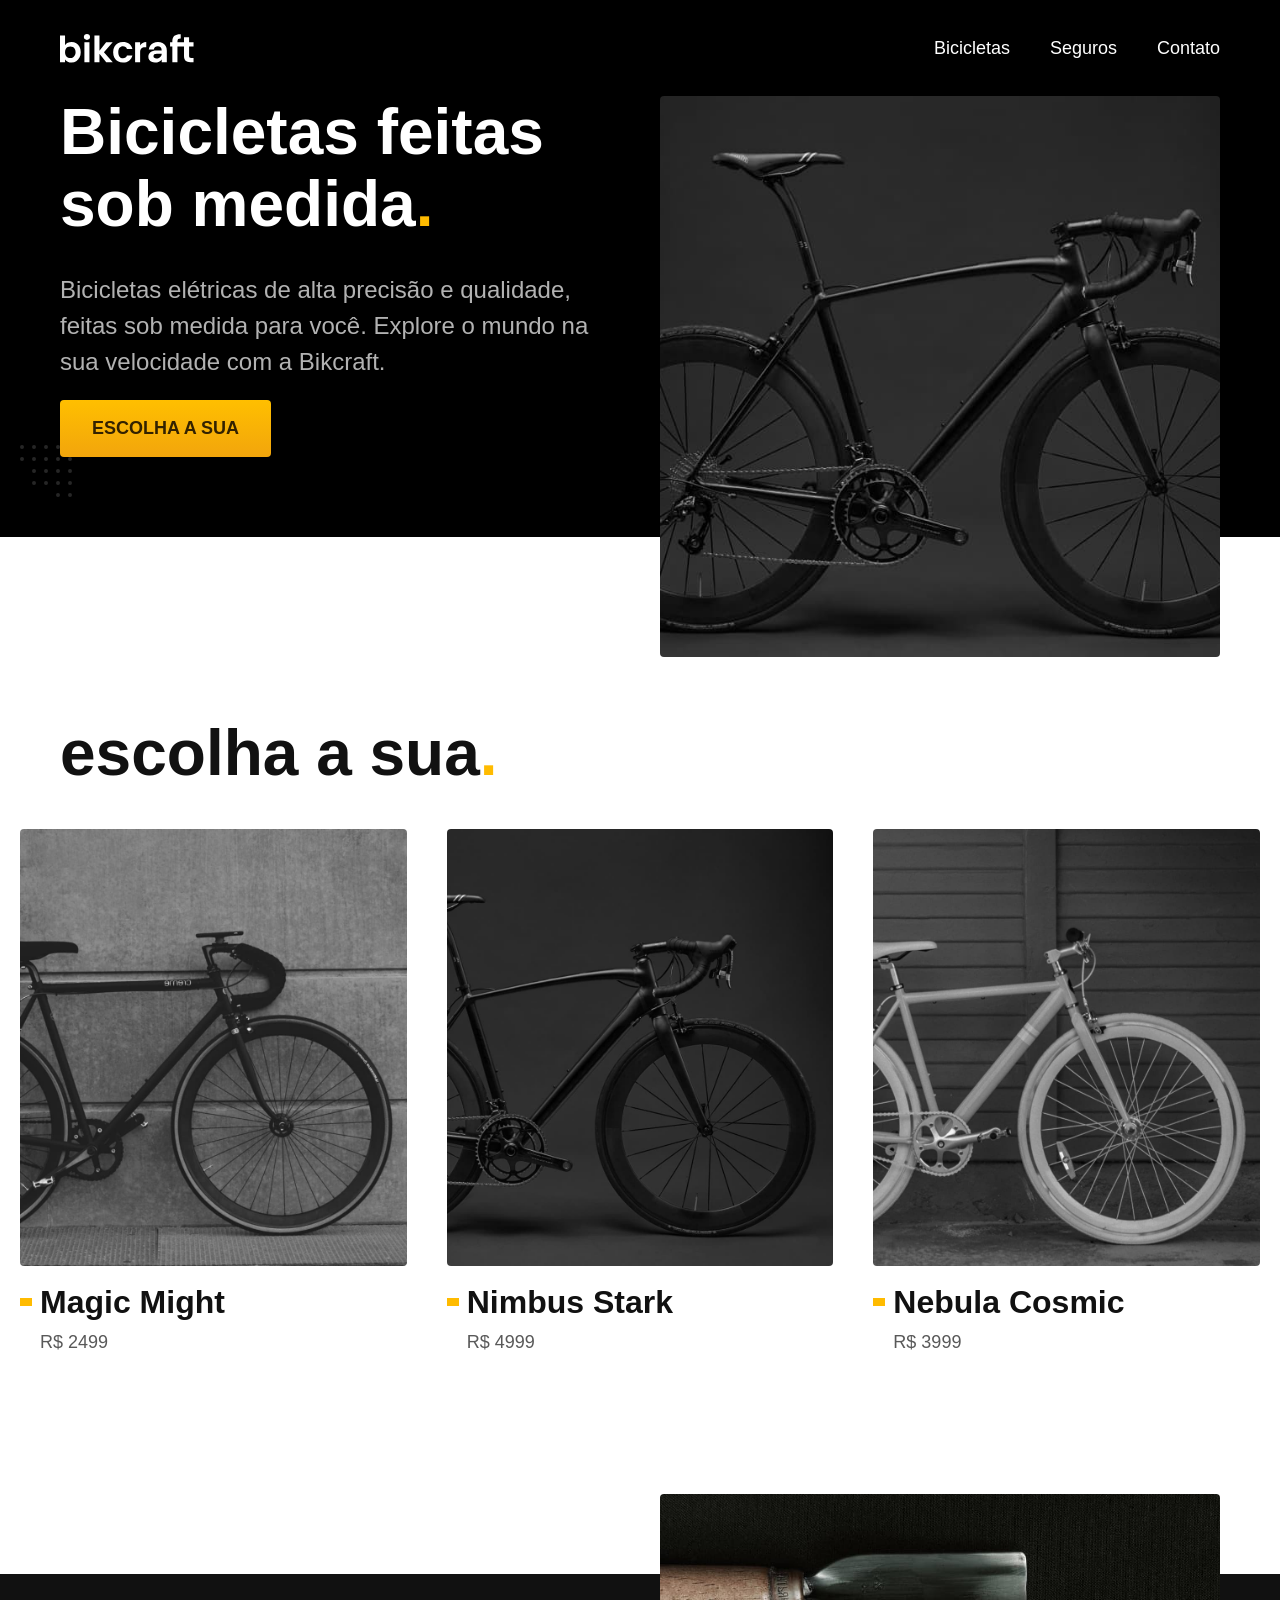
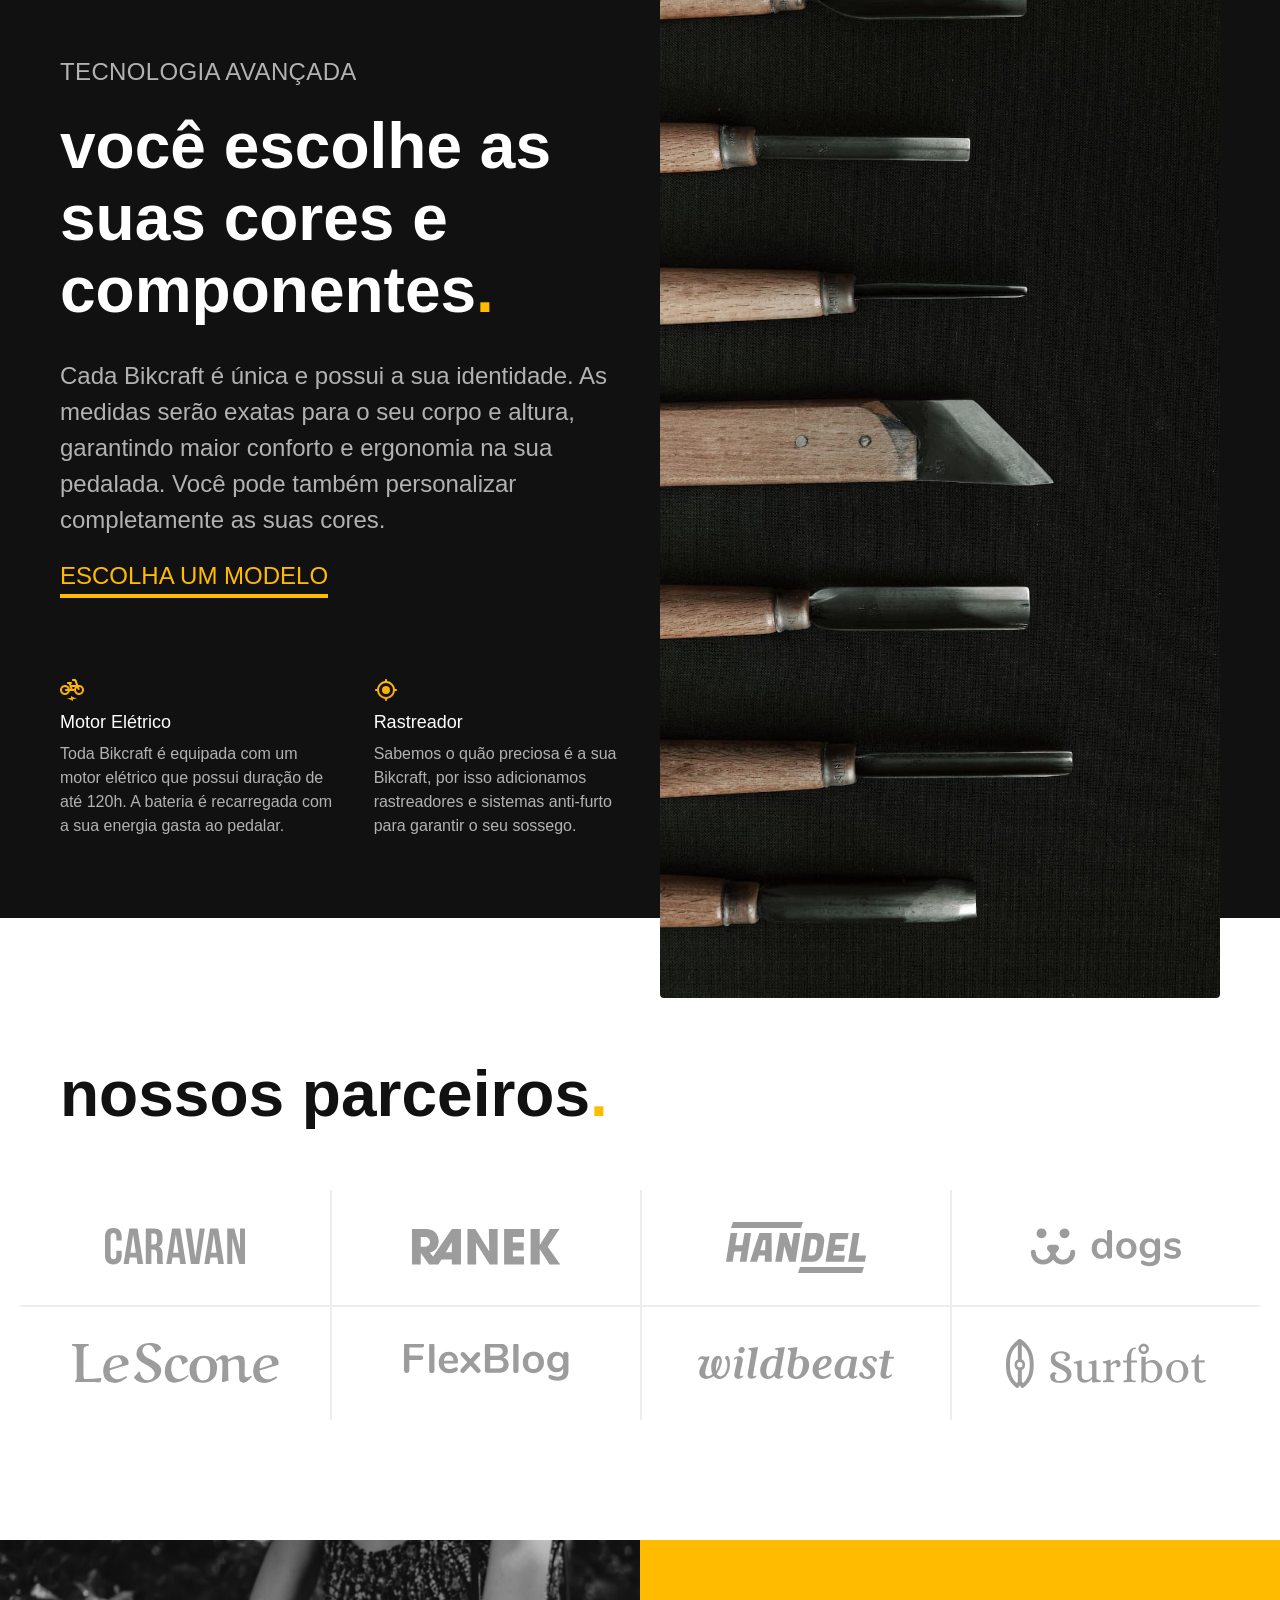
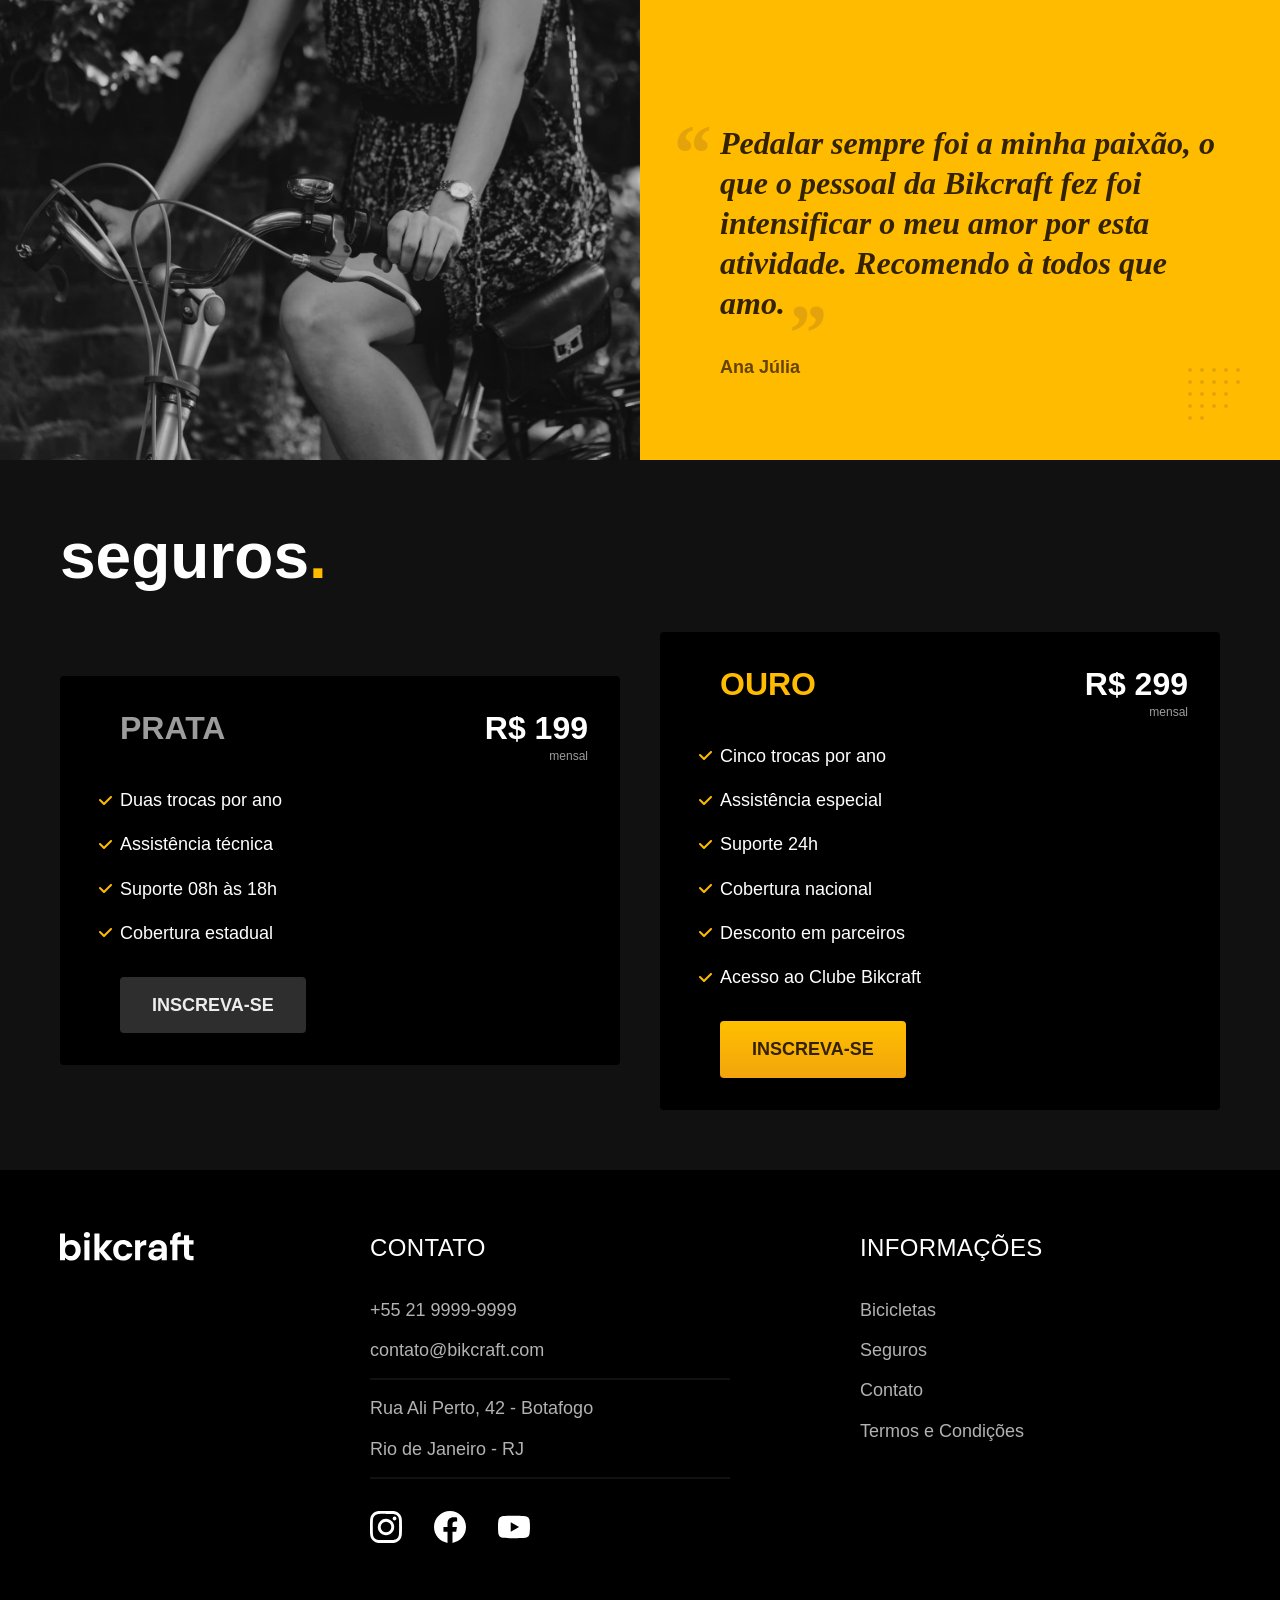
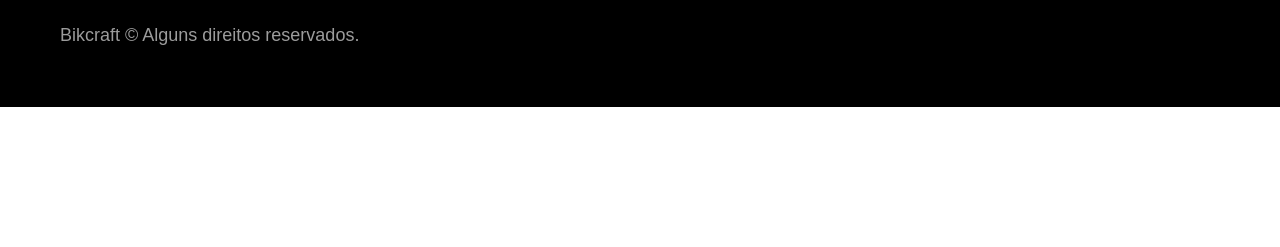
<file: index.html>
<!doctype html>
<html lang="pt-br">
  <head>
    <meta charset="UTF-8" />
    <meta name="viewport" content="width=device-width, initial-scale=1.0" />

    <title>Bikcraft - Bicicletas Elétricas</title>
    <meta
      name="description"
      content="Bicicletas elétricas de alta precisão e qualidade, feitas sob medida para o cliente. Explore o mundo na sua velocidade com a Bikcraft."
    />

    <link rel="shortcut icon" href="img/favicon.svg" type="image/x-icon" />
    <link rel="preload" href="./css/style.css" as="style" />
    <link rel="stylesheet" href="./css/style.css" />
    <script>
      document.documentElement.classList.add("js");
    </script>
  </head>

  <body>
    <header class="header-bg">
      <div class="header container">
        <a href="./">
          <img
            src="./img/bikcraft.svg"
            width="136"
            height="32"
            alt="Bikcraft"
          />
        </a>

        <nav aria-label="primaria">
          <ul class="header-menu font-1-m cor-0">
            <li><a href="./bicicletas.html">Bicicletas</a></li>
            <li><a href="./seguros.html">Seguros</a></li>
            <li><a href="./contato.html">Contato</a></li>
          </ul>
        </nav>
      </div>
    </header>

    <main class="introducao-bg">
      <div class="introducao container">
        <div class="introducao-conteudo">
          <h1 class="font-1-xxl cor-0 fadeInDown" data-anime="200">
            Bicicletas feitas sob medida<span class="cor-p1">.</span>
          </h1>
          <p class="font-2-l cor-5 fadeInDown" data-anime="400">
            Bicicletas elétricas de alta precisão e qualidade, feitas sob medida
            para você. Explore o mundo na sua velocidade com a Bikcraft.
          </p>
          <a class="botao fadeInDown" href="./bicicletas.html" data-anime="600"
            >Escolha a sua</a
          >
        </div>
        <picture class="fadeInDown" data-anime="800">
          <source
            media="(max-width: 800px)"
            srcset="./img/bicicletas/nimbus.jpg"
          />
          <img
            src="./img/fotos/introducao.jpg"
            width="1280"
            height="1600"
            alt="Bicicleta elétrica preta."
          />
        </picture>
      </div>
    </main>

    <article class="bicicletas-lista">
      <h2 class="container font-1-xxl">
        escolha a sua<span class="cor-p1">.</span>
      </h2>

      <ul>
        <li>
          <a href="./bicicletas/magic.html">
            <img
              src="./img/bicicletas/magic-home.jpg"
              alt="Bicicleta preta"
              width="920"
              height="1040"
            />
            <h3 class="font-1-xl">Magic Might</h3>
            <span class="font-2-m cor-8">R$ 2499</span>
          </a>
        </li>
        <li>
          <a href="./bicicletas/nimbus.html">
            <img
              src="./img/bicicletas/nimbus-home.jpg"
              alt="Bicicleta preta"
              width="920"
              height="1040"
            />
            <h3 class="font-1-xl">Nimbus Stark</h3>
            <span class="font-2-m cor-8">R$ 4999</span>
          </a>
        </li>
        <li>
          <a href="./bicicletas/nebula.html">
            <img
              src="./img/bicicletas/nebula-home.jpg"
              alt="Bicicleta preta"
              width="920"
              height="1040"
            />
            <h3 class="font-1-xl">Nebula Cosmic</h3>
            <span class="font-2-m cor-8">R$ 3999</span>
          </a>
        </li>
      </ul>
    </article>

    <article class="tecnologia-bg">
      <div class="tecnologia container">
        <div class="tecnologia-conteudo">
          <span class="font-2-l-b cor-5">Tecnologia Avançada</span>
          <h2 class="font-1-xxl cor-0">
            você escolhe as suas cores e componentes<span class="cor-p1"
              >.</span
            >
          </h2>
          <p class="font-2-l cor-5">
            Cada Bikcraft é única e possui a sua identidade. As medidas serão
            exatas para o seu corpo e altura, garantindo maior conforto e
            ergonomia na sua pedalada. Você pode também personalizar
            completamente as suas cores.
          </p>
          <a class="link" href="./bicicletas.html">Escolha um modelo</a>
          <div class="tecnologia-vantagens">
            <div>
              <img
                src="./img/icones/eletrica.svg"
                width="24"
                height="24"
                alt=""
              />
              <h3 class="font-1-m cor-0">Motor Elétrico</h3>
              <p class="font-2-s cor-5">
                Toda Bikcraft é equipada com um motor elétrico que possui
                duração de até 120h. A bateria é recarregada com a sua energia
                gasta ao pedalar.
              </p>
            </div>
            <div>
              <img
                src="./img/icones/rastreador.svg"
                width="24"
                height="24"
                alt=""
              />
              <h3 class="font-1-m cor-0">Rastreador</h3>
              <p class="font-2-s cor-5">
                Sabemos o quão preciosa é a sua Bikcraft, por isso adicionamos
                rastreadores e sistemas anti-furto para garantir o seu sossego.
              </p>
            </div>
          </div>
        </div>
        <div class="tecnologia-imagem">
          <img
            src="./img/fotos/tecnologia.jpg"
            width="1200"
            height="1920"
            alt=""
          />
        </div>
      </div>
    </article>

    <section class="parceiros" aria-label="Nossos Parceiros">
      <h2 class="container font-1-xxl">
        nossos parceiros<span class="cor-p1">.</span>
      </h2>

      <ul>
        <li>
          <img
            src="./img/parceiros/caravan.svg"
            alt="Caravan"
            width="140"
            height="38"
          />
        </li>
        <li>
          <img
            src="./img/parceiros/ranek.svg"
            alt="Ranek"
            width="149"
            height="36"
          />
        </li>
        <li>
          <img
            src="./img/parceiros/handel.svg"
            alt="Handel"
            width="140"
            height="50"
          />
        </li>
        <li>
          <img
            src="./img/parceiros/dogs.svg"
            alt="Dogs"
            width="152"
            height="39"
          />
        </li>
        <li>
          <img
            src="./img/parceiros/lescone.svg"
            alt="LeScone"
            width="208"
            height="41"
          />
        </li>
        <li>
          <img
            src="./img/parceiros/flexblog.svg"
            alt="FlexBlog"
            width="165"
            height="38"
          />
        </li>
        <li>
          <img
            src="./img/parceiros/wildbeast.svg"
            alt="Wildbeast"
            width="196"
            height="34"
          />
        </li>
        <li>
          <img
            src="./img/parceiros/surfbot.svg"
            alt="Surfbot"
            width="200"
            height="49"
          />
        </li>
      </ul>
    </section>

    <section class="depoimento" aria-label="Depoimento">
      <div>
        <img
          src="./img/fotos/depoimento.jpg"
          width="1560"
          height="1360"
          alt="Pessoa pedalando uma bicicleta Bikcraft"
        />
      </div>
      <div class="depoimento-conteudo">
        <blockquote class="font-1-xl cor-p5">
          <p>
            Pedalar sempre foi a minha paixão, o que o pessoal da Bikcraft fez
            foi intensificar o meu amor por esta atividade. Recomendo à todos
            que amo.
          </p>
        </blockquote>
        <span class="font-1-m-b cor-p4">Ana Júlia</span>
      </div>
    </section>

    <article class="seguros-bg">
      <div class="seguros container">
        <h2 class="font-1-xxl cor-0">seguros<span class="cor-p1">.</span></h2>
        <div class="seguros-item">
          <h3 class="font-1-xl cor-6">PRATA</h3>
          <span class="font-1-xl cor-0"
            >R$ 199 <span class="font-1-xs cor-6">mensal</span></span
          >
          <ul class="font-2-m cor-0">
            <li>Duas trocas por ano</li>
            <li>Assistência técnica</li>
            <li>Suporte 08h às 18h</li>
            <li>Cobertura estadual</li>
          </ul>
          <a class="botao secundario" href="./orcamento.html">Inscreva-se</a>
        </div>

        <div class="seguros-item">
          <h3 class="font-1-xl cor-p1">OURO</h3>
          <span class="font-1-xl cor-0"
            >R$ 299 <span class="font-1-xs cor-6">mensal</span></span
          >
          <ul class="font-2-m cor-0">
            <li>Cinco trocas por ano</li>
            <li>Assistência especial</li>
            <li>Suporte 24h</li>
            <li>Cobertura nacional</li>
            <li>Desconto em parceiros</li>
            <li>Acesso ao Clube Bikcraft</li>
          </ul>
          <a class="botao" href="./orcamento.html">Inscreva-se</a>
        </div>
      </div>
    </article>

    <footer class="footer-bg">
      <div class="footer container">
        <img src="./img/bikcraft.svg" width="136" height="32" alt="Bikcraft" />
        <div class="footer-contato">
          <h3 class="font-2-l-b cor-0">Contato</h3>
          <ul class="font-2-m cor-5">
            <li><a href="tel:+552199999999">+55 21 9999-9999</a></li>
            <li>
              <a href="mailto:contato@bikcraft.com">contato@bikcraft.com</a>
            </li>
            <li>Rua Ali Perto, 42 - Botafogo</li>
            <li>Rio de Janeiro - RJ</li>
          </ul>
          <div class="footer-redes">
            <a href="./">
              <img
                src="./img/redes/instagram.svg"
                width="32"
                height="32"
                alt="Instagram"
              />
            </a>
            <a href="./">
              <img
                src="./img/redes/facebook.svg"
                width="32"
                height="32"
                alt="Facebook"
              />
            </a>
            <a href="./">
              <img
                src="./img/redes/youtube.svg"
                width="32"
                height="32"
                alt="Youtube"
              />
            </a>
          </div>
        </div>
        <div class="footer-informacoes">
          <h3 class="font-2-l-b cor-0">Informações</h3>
          <nav>
            <ul class="font-1-m cor-5">
              <li><a href="./bicicletas.html">Bicicletas</a></li>
              <li><a href="./seguros.html">Seguros</a></li>
              <li><a href="./contato.html">Contato</a></li>
              <li><a href="./termos.html">Termos e Condições</a></li>
            </ul>
          </nav>
        </div>
        <p class="footer-copy font-2-m cor-6">
          Bikcraft © Alguns direitos reservados.
        </p>
      </div>
    </footer>
    <script src="./js/simple-anime.js"></script>
    <script src="./js/script.js"></script>
  </body>
</html>
</file>
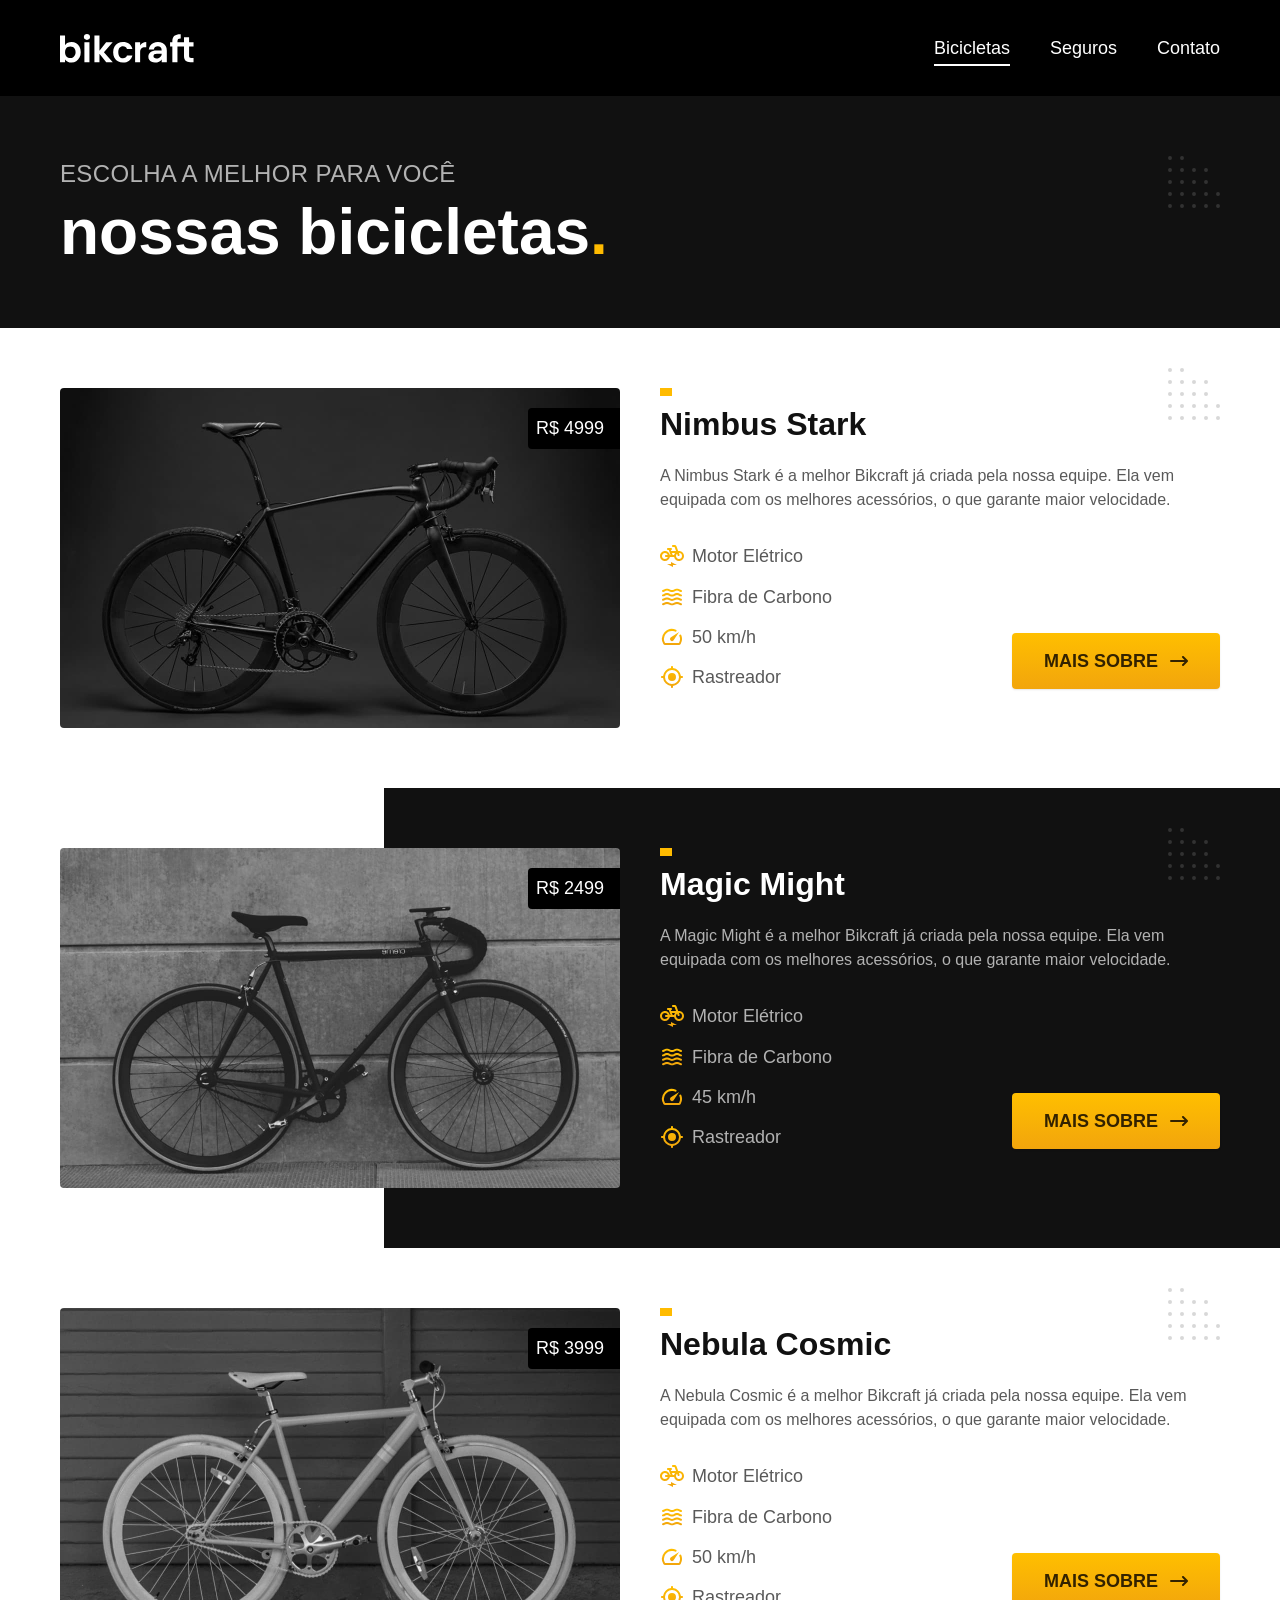
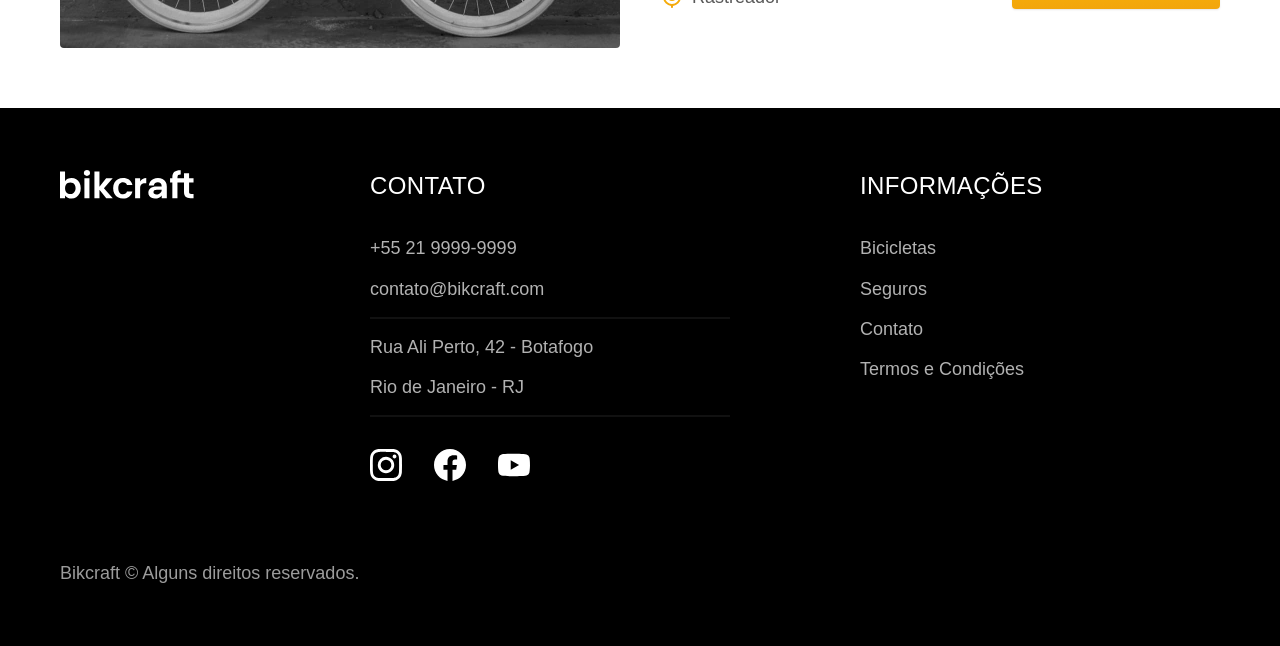
<file: bicicletas.html>
<!doctype html>
<html lang="pt-br">
  <head>
    <meta charset="UTF-8" />
    <meta name="viewport" content="width=device-width, initial-scale=1.0" />

    <title>Bicicletas | Bikcraft</title>
    <meta name="description" content="Bicicletas" />

    <link rel="shortcut icon" href="img/favicon.svg" type="image/x-icon" />
    <link rel="preload" href="./css/style.css" as="style" />
    <link rel="stylesheet" href="./css/style.css" />
    <script>
      document.documentElement.classList.add("js");
    </script>
  </head>

  <body id="bicicletas">
    <header class="header-bg">
      <div class="header container">
        <a href="./">
          <img src="./img/bikcraft.svg" alt="Bikcraft" />
        </a>

        <nav aria-label="primaria">
          <ul class="header-menu font-1-m cor-0">
            <li><a href="./bicicletas.html">Bicicletas</a></li>
            <li><a href="./seguros.html">Seguros</a></li>
            <li><a href="./contato.html">Contato</a></li>
          </ul>
        </nav>
      </div>
    </header>

    <main>
      <div class="titulo-bg">
        <div class="titulo container">
          <p class="font-2-l-b cor-5">Escolha a melhor para você</p>
          <h1 class="font-1-xxl cor-0">
            nossas bicicletas<span class="cor-p1">.</span>
          </h1>
        </div>
      </div>

      <div class="bicicletas container">
        <div class="bicicletas-imagem">
          <img src="./img/bicicletas/nimbus.jpg" alt="Bicicleta preta" />
          <span class="font-2-m cor-0">R$ 4999</span>
        </div>
        <div class="bicicletas-conteudo">
          <h2 class="font-1-xl">Nimbus Stark</h2>
          <p class="font-2-s cor-8">
            A Nimbus Stark é a melhor Bikcraft já criada pela nossa equipe. Ela
            vem equipada com os melhores acessórios, o que garante maior
            velocidade.
          </p>
          <ul class="font-1-m cor-8">
            <li>
              <img src="./img/icones/eletrica.svg" alt="" />
              Motor Elétrico
            </li>
            <li>
              <img src="./img/icones/carbono.svg" alt="" />
              Fibra de Carbono
            </li>
            <li>
              <img src="./img/icones/velocidade.svg" alt="" />
              50 km/h
            </li>
            <li>
              <img src="./img/icones/rastreador.svg" alt="" />
              Rastreador
            </li>
          </ul>
          <a class="botao seta" href="./bicicletas/nimbus.html">Mais Sobre</a>
        </div>
      </div>

      <div class="bicicletas-bg">
        <div class="bicicletas container">
          <div class="bicicletas-imagem">
            <img src="./img/bicicletas/magic.jpg" alt="Bicicleta preta" />
            <span class="font-2-m cor-0">R$ 2499</span>
          </div>
          <div class="bicicletas-conteudo">
            <h2 class="font-1-xl cor-0">Magic Might</h2>
            <p class="font-2-s cor-5">
              A Magic Might é a melhor Bikcraft já criada pela nossa equipe. Ela
              vem equipada com os melhores acessórios, o que garante maior
              velocidade.
            </p>
            <ul class="font-1-m cor-5">
              <li>
                <img src="./img/icones/eletrica.svg" alt="" />
                Motor Elétrico
              </li>
              <li>
                <img src="./img/icones/carbono.svg" alt="" />
                Fibra de Carbono
              </li>
              <li>
                <img src="./img/icones/velocidade.svg" alt="" />
                45 km/h
              </li>
              <li>
                <img src="./img/icones/rastreador.svg" alt="" />
                Rastreador
              </li>
            </ul>
            <a class="botao seta" href="./bicicletas/magic.html">Mais Sobre</a>
          </div>
        </div>
      </div>

      <div class="bicicletas container">
        <div class="bicicletas-imagem">
          <img src="./img/bicicletas/nebula.jpg" alt="Bicicleta preta" />
          <span class="font-2-m cor-0">R$ 3999</span>
        </div>
        <div class="bicicletas-conteudo">
          <h2 class="font-1-xl">Nebula Cosmic</h2>
          <p class="font-2-s cor-8">
            A Nebula Cosmic é a melhor Bikcraft já criada pela nossa equipe. Ela
            vem equipada com os melhores acessórios, o que garante maior
            velocidade.
          </p>
          <ul class="font-1-m cor-8">
            <li>
              <img src="./img/icones/eletrica.svg" alt="" />
              Motor Elétrico
            </li>
            <li>
              <img src="./img/icones/carbono.svg" alt="" />
              Fibra de Carbono
            </li>
            <li>
              <img src="./img/icones/velocidade.svg" alt="" />
              50 km/h
            </li>
            <li>
              <img src="./img/icones/rastreador.svg" alt="" />
              Rastreador
            </li>
          </ul>
          <a class="botao seta" href="./bicicletas/nebula.html">Mais Sobre</a>
        </div>
      </div>
    </main>

    <footer class="footer-bg">
      <div class="footer container">
        <img src="./img/bikcraft.svg" alt="Bikcraft" />
        <div class="footer-contato">
          <h3 class="font-2-l-b cor-0">Contato</h3>
          <ul class="font-2-m cor-5">
            <li><a href="tel:+552199999999">+55 21 9999-9999</a></li>
            <li>
              <a href="mailto:contato@bikcraft.com">contato@bikcraft.com</a>
            </li>
            <li>Rua Ali Perto, 42 - Botafogo</li>
            <li>Rio de Janeiro - RJ</li>
          </ul>
          <div class="footer-redes">
            <a href="./">
              <img src="./img/redes/instagram.svg" alt="Instagram" />
            </a>
            <a href="./">
              <img src="./img/redes/facebook.svg" alt="Facebook" />
            </a>
            <a href="./">
              <img src="./img/redes/youtube.svg" alt="Youtube" />
            </a>
          </div>
        </div>
        <div class="footer-informacoes">
          <h3 class="font-2-l-b cor-0">Informações</h3>
          <nav>
            <ul class="font-1-m cor-5">
              <li><a href="./bicicletas.html">Bicicletas</a></li>
              <li><a href="./seguros.html">Seguros</a></li>
              <li><a href="./contato.html">Contato</a></li>
              <li><a href="./termos.html">Termos e Condições</a></li>
            </ul>
          </nav>
        </div>
        <p class="footer-copy font-2-m cor-6">
          Bikcraft © Alguns direitos reservados.
        </p>
      </div>
    </footer>
    <script src="./js/script.js"></script>
  </body>
</html>
</file>
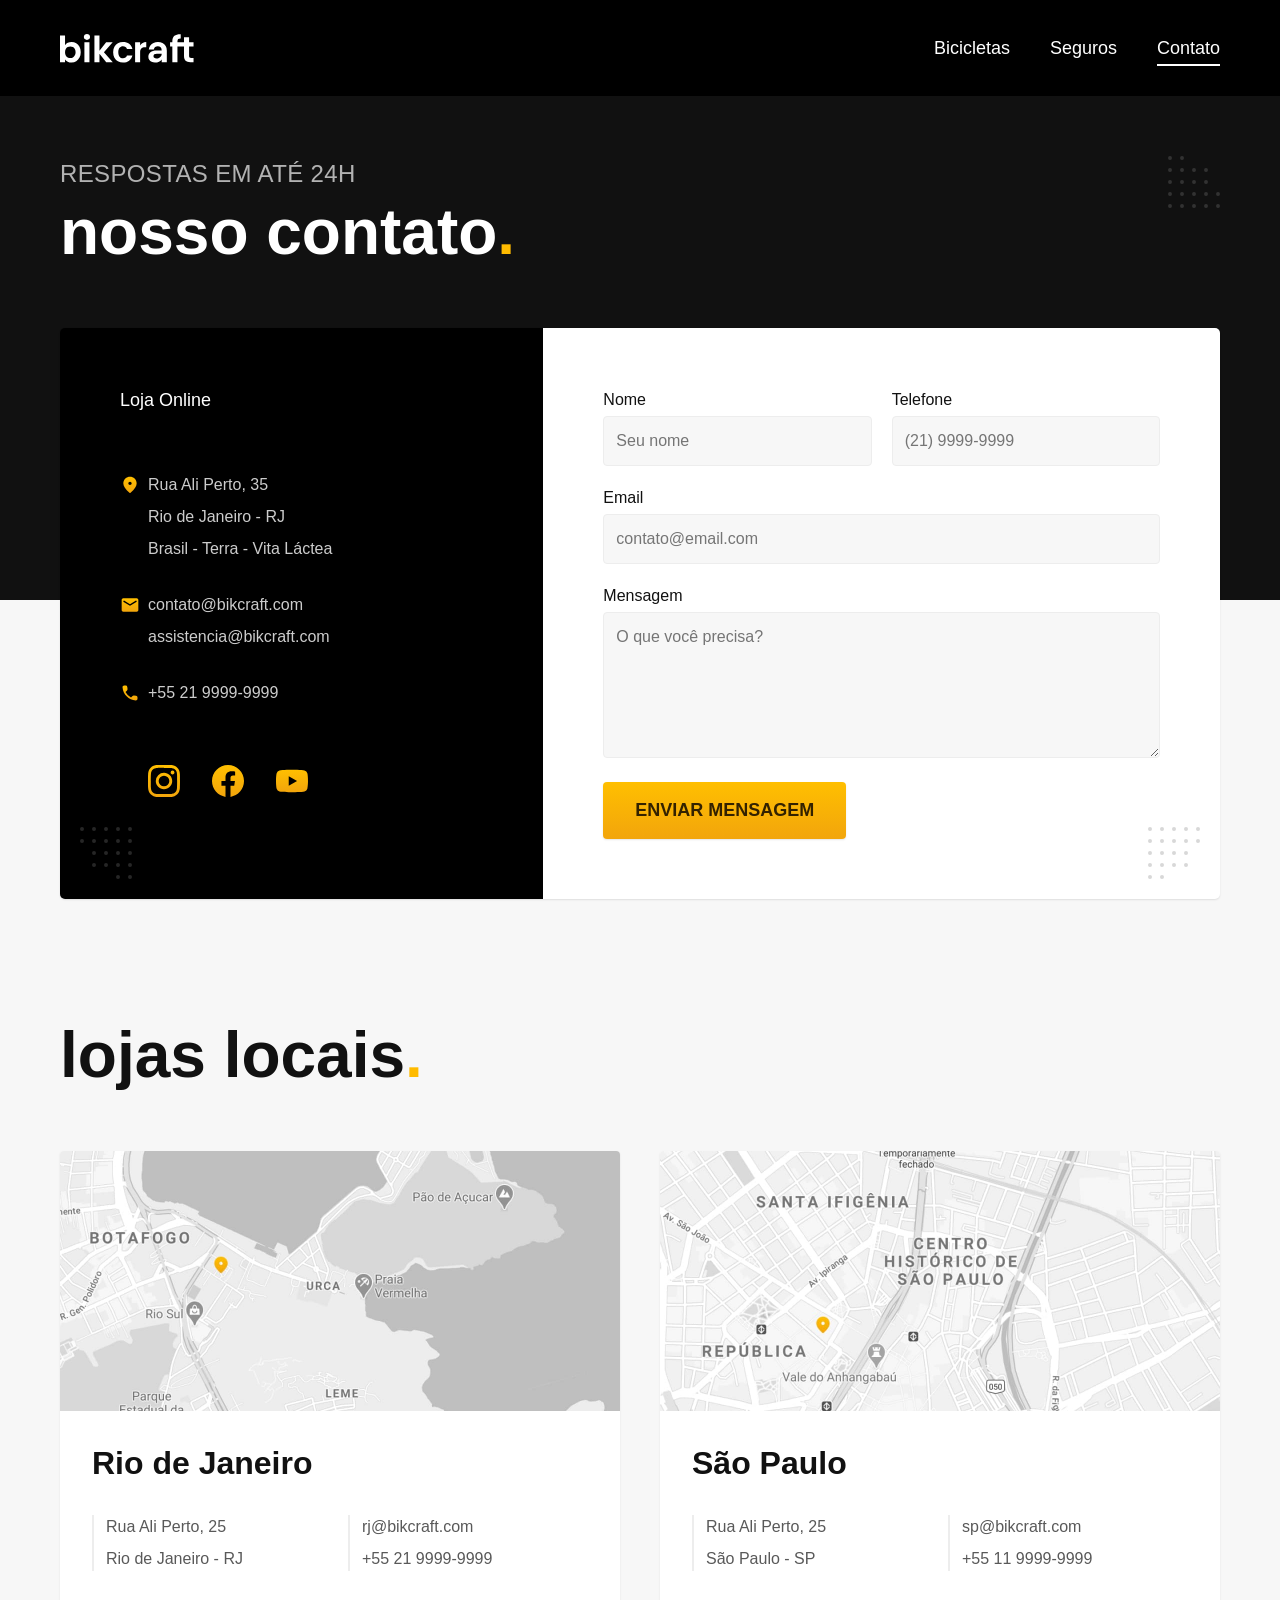
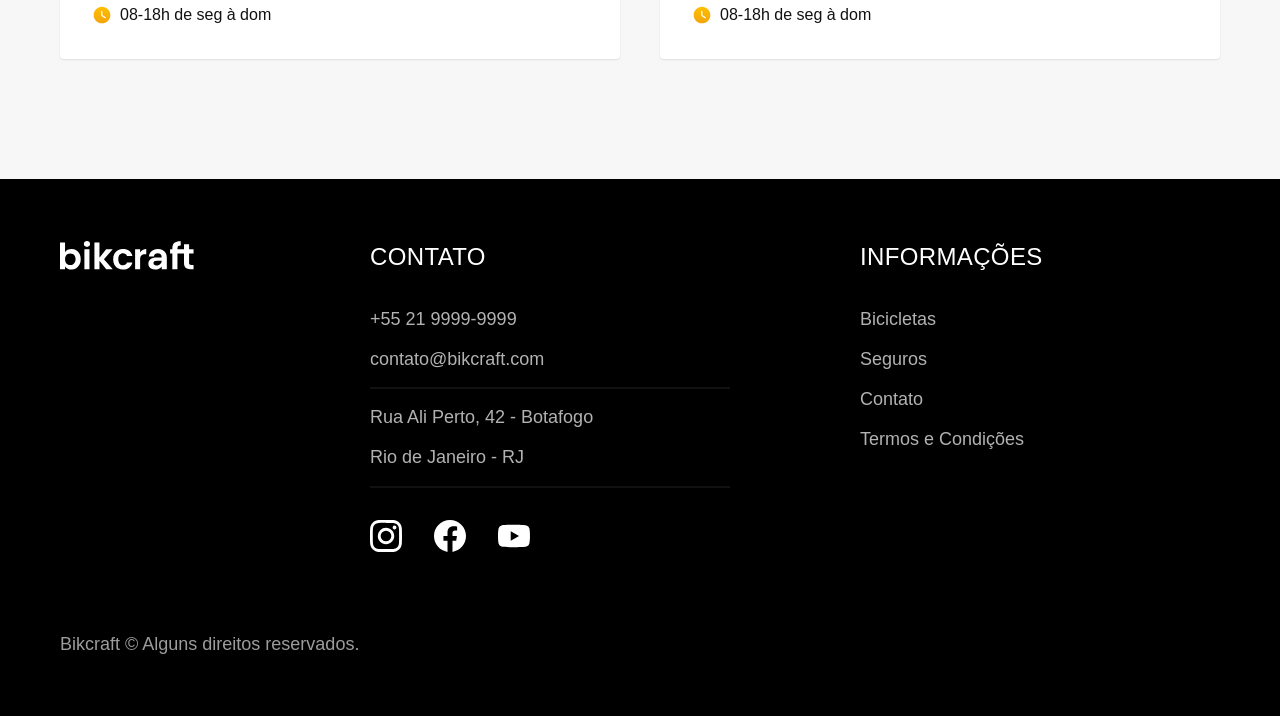
<file: contato.html>
<!doctype html>
<html lang="pt-br">
  <head>
    <meta charset="UTF-8" />
    <meta name="viewport" content="width=device-width, initial-scale=1.0" />

    <title>Contato | Bikcraft</title>
    <meta name="description" content="Contato." />

    <link rel="shortcut icon" href="img/favicon.svg" type="image/x-icon" />
    <link rel="preload" href="./css/style.css" as="style" />
    <link rel="stylesheet" href="./css/style.css" />
    <script>
      document.documentElement.classList.add("js");
    </script>
  </head>

  <body id="contato">
    <header class="header-bg">
      <div class="header container">
        <a href="./">
          <img src="./img/bikcraft.svg" alt="Bikcraft" />
        </a>

        <nav aria-label="primaria">
          <ul class="header-menu font-1-m cor-0">
            <li><a href="./bicicletas.html">Bicicletas</a></li>
            <li><a href="./seguros.html">Seguros</a></li>
            <li><a href="./contato.html">Contato</a></li>
          </ul>
        </nav>
      </div>
    </header>

    <main>
      <div class="titulo-bg">
        <div class="titulo container">
          <p class="font-2-l-b cor-5">Respostas em até 24h</p>
          <h1 class="font-1-xxl cor-0">
            nosso contato<span class="cor-p1">.</span>
          </h1>
        </div>
      </div>

      <div class="contato container">
        <section class="contato-dados" aria-label="Endereço">
          <h2 class="font-1-m cor-0">Loja Online</h2>
          <div class="contato-endereco font-2-s cor-4">
            <p>Rua Ali Perto, 35</p>
            <p>Rio de Janeiro - RJ</p>
            <p>Brasil - Terra - Vita Láctea</p>
          </div>
          <address class="contato-meios font-2-s cor-4">
            <a href="mailto:contato@bikcraft.com">contato@bikcraft.com</a>
            <a href="mailto:assistencia@bikcraft.com"
              >assistencia@bikcraft.com</a
            >
            <a href="tel:+552199999999">+55 21 9999-9999</a>
          </address>
          <div class="contato-redes">
            <a href="./">
              <img src="./img/redes/instagram-p.svg" alt="Instagram" />
            </a>
            <a href="./">
              <img src="./img/redes/facebook-p.svg" alt="Facebook" />
            </a>
            <a href="./">
              <img src="./img/redes/youtube-p.svg" alt="Youtube" />
            </a>
          </div>
        </section>
        <section class="contato-formulario" aria-label="Formulário">
          <form class="form" action="./contato.html">
            <div>
              <label for="nome">Nome</label>
              <input type="text" id="nome" name="nome" placeholder="Seu nome" />
            </div>
            <div>
              <label for="telefone">Telefone</label>
              <input
                type="text"
                id="telefone"
                name="telefone"
                placeholder="(21) 9999-9999"
              />
            </div>
            <div class="col-2">
              <label for="email">Email</label>
              <input
                type="email"
                id="email"
                name="email"
                placeholder="contato@email.com"
              />
            </div>
            <div class="col-2">
              <label for="mensagem">Mensagem</label>
              <textarea
                rows="5"
                id="mensagem"
                name="mensagem"
                placeholder="O que você precisa?"
              ></textarea>
            </div>
            <button class="botao col-2">Enviar Mensagem</button>
          </form>
        </section>
      </div>
    </main>

    <article class="lojas container">
      <h2 class="font-1-xxl">lojas locais<span class="cor-p1">.</span></h2>
      <div class="lojas-item">
        <img
          src="./img/lojas/rj.jpg"
          alt="mapa marcando o endereço em Rua Ali Perto, 25 - Rio de Janeiro - RJ"
        />
        <div class="lojas-conteudo">
          <h3 class="font-1-xl">Rio de Janeiro</h3>
          <div class="lojas-dados font-2-s cor-8">
            <p>Rua Ali Perto, 25</p>
            <p>Rio de Janeiro - RJ</p>
          </div>
          <div class="lojas-dados font-2-s cor-8">
            <a href="mailto:rj@bikcraft.com">rj@bikcraft.com</a>
            <a href="tel:+552199999999">+55 21 9999-9999</a>
          </div>
          <p class="lojas-tempo font-1-s">
            <img src="./img/icones/horario.svg" alt="" />08-18h de seg à dom
          </p>
        </div>
      </div>

      <div class="lojas-item">
        <img
          src="./img/lojas/sp.jpg"
          alt="mapa marcando o endereço em Rua Ali Perto, 25 - São Paulo - SP"
        />
        <div class="lojas-conteudo">
          <h3 class="font-1-xl">São Paulo</h3>
          <div class="lojas-dados font-2-s cor-8">
            <p>Rua Ali Perto, 25</p>
            <p>São Paulo - SP</p>
          </div>
          <div class="lojas-dados font-2-s cor-8">
            <a href="mailto:sp@bikcraft.com">sp@bikcraft.com</a>
            <a href="tel:+551199999999">+55 11 9999-9999</a>
          </div>
          <p class="lojas-tempo font-1-s">
            <img src="./img/icones/horario.svg" alt="" />08-18h de seg à dom
          </p>
        </div>
      </div>
    </article>

    <footer class="footer-bg">
      <div class="footer container">
        <img src="./img/bikcraft.svg" alt="Bikcraft" />
        <div class="footer-contato">
          <h3 class="font-2-l-b cor-0">Contato</h3>
          <ul class="font-2-m cor-5">
            <li><a href="tel:+552199999999">+55 21 9999-9999</a></li>
            <li>
              <a href="mailto:contato@bikcraft.com">contato@bikcraft.com</a>
            </li>
            <li>Rua Ali Perto, 42 - Botafogo</li>
            <li>Rio de Janeiro - RJ</li>
          </ul>
          <div class="footer-redes">
            <a href="./">
              <img src="./img/redes/instagram.svg" alt="Instagram" />
            </a>
            <a href="./">
              <img src="./img/redes/facebook.svg" alt="Facebook" />
            </a>
            <a href="./">
              <img src="./img/redes/youtube.svg" alt="Youtube" />
            </a>
          </div>
        </div>
        <div class="footer-informacoes">
          <h3 class="font-2-l-b cor-0">Informações</h3>
          <nav>
            <ul class="font-1-m cor-5">
              <li><a href="./bicicletas.html">Bicicletas</a></li>
              <li><a href="./seguros.html">Seguros</a></li>
              <li><a href="./contato.html">Contato</a></li>
              <li><a href="./termos.html">Termos e Condições</a></li>
            </ul>
          </nav>
        </div>
        <p class="footer-copy font-2-m cor-6">
          Bikcraft © Alguns direitos reservados.
        </p>
      </div>
    </footer>
    <script src="./js/script.js"></script>
  </body>
</html>
</file>
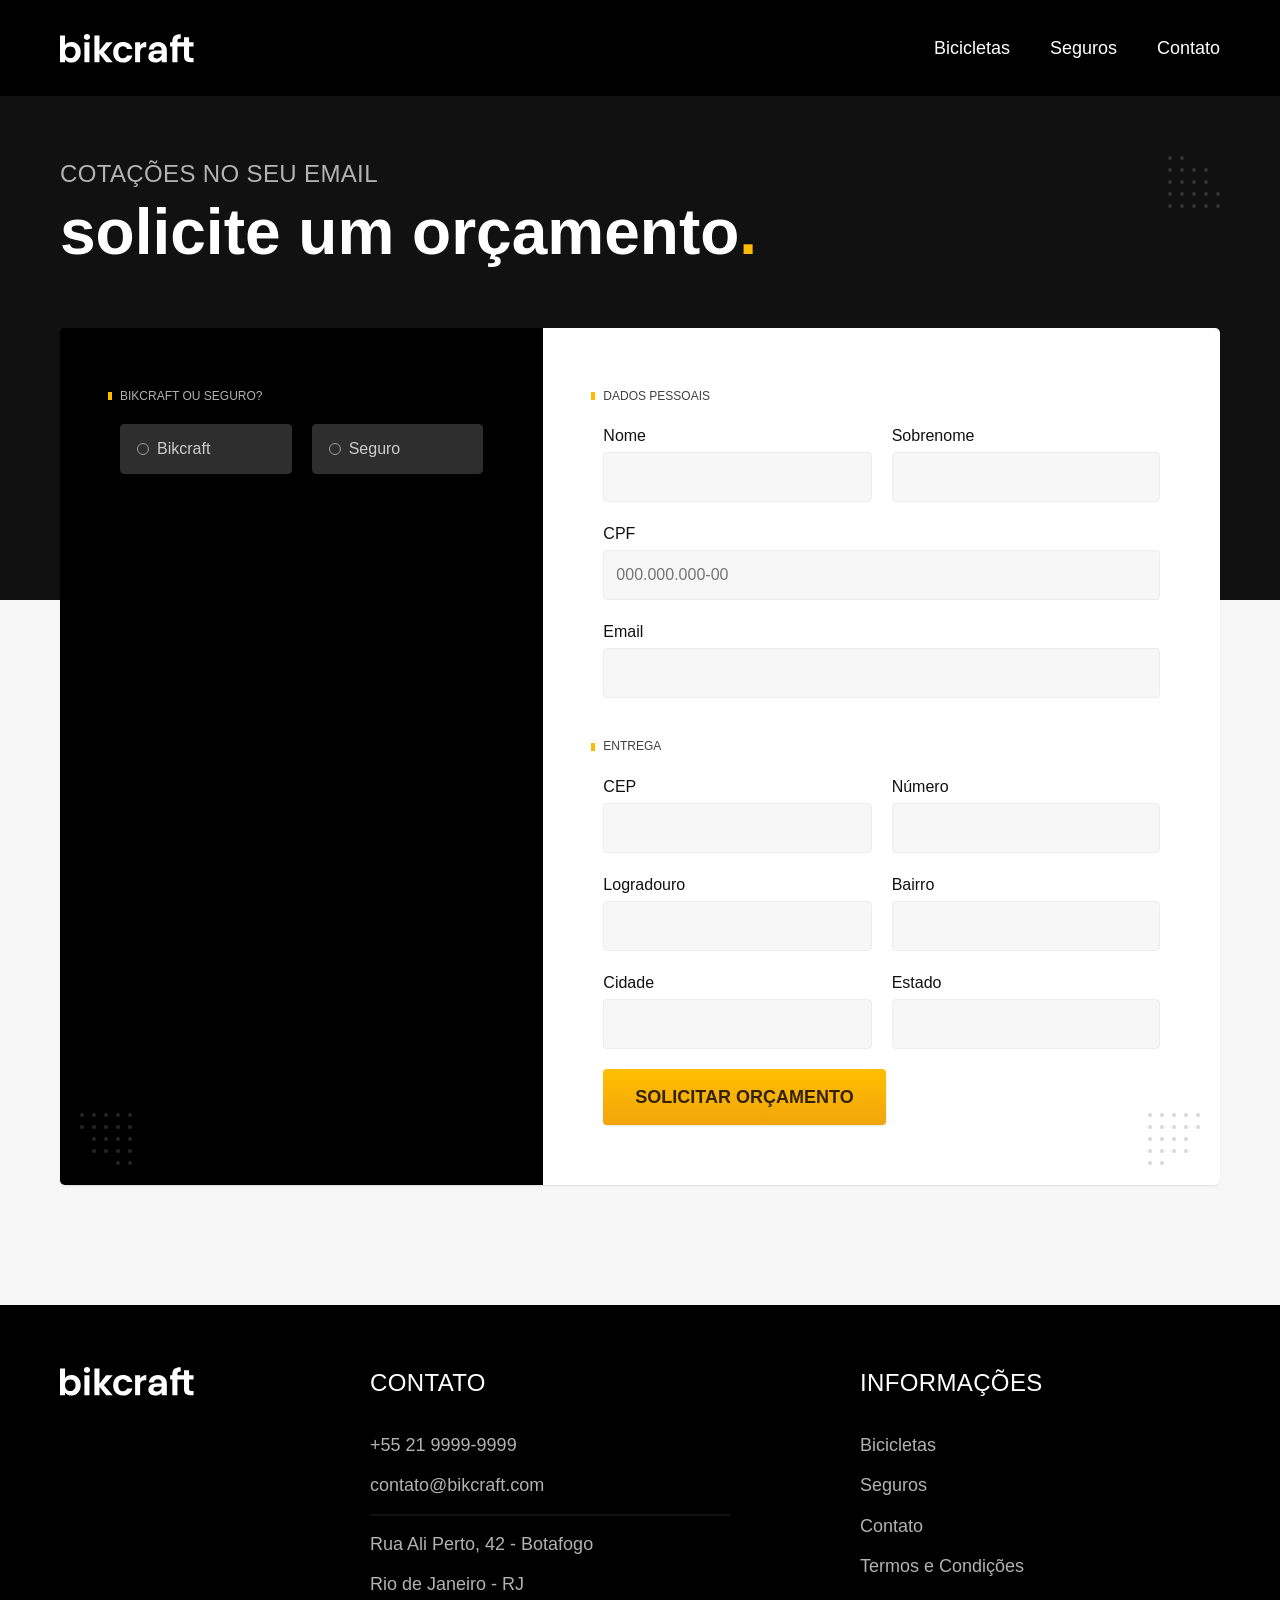
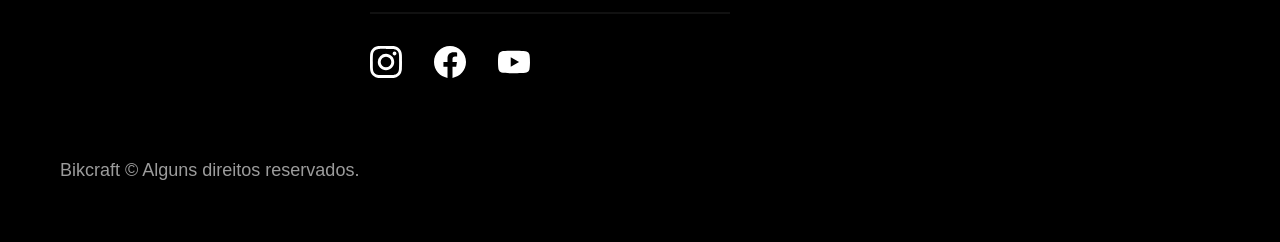
<file: orcamento.html>
<!doctype html>
<html lang="pt-br">
  <head>
    <meta charset="UTF-8" />
    <meta name="viewport" content="width=device-width, initial-scale=1.0" />

    <title>Orçamento | Bikcraft</title>
    <meta name="description" content="Orçamento." />

    <link rel="shortcut icon" href="img/favicon.svg" type="image/x-icon" />
    <link rel="preload" href="./css/style.css" as="style" />
    <link rel="stylesheet" href="./css/style.css" />
    <script>
      document.documentElement.classList.add("js");
    </script>
  </head>

  <body id="orcamento">
    <header class="header-bg">
      <div class="header container">
        <a href="./">
          <img src="./img/bikcraft.svg" alt="Bikcraft" />
        </a>

        <nav aria-label="primaria">
          <ul class="header-menu font-1-m cor-0">
            <li><a href="./bicicletas.html">Bicicletas</a></li>
            <li><a href="./seguros.html">Seguros</a></li>
            <li><a href="./contato.html">Contato</a></li>
          </ul>
        </nav>
      </div>
    </header>

    <main>
      <div class="titulo-bg">
        <div class="titulo container">
          <p class="font-2-l-b cor-5">Cotações no seu email</p>
          <h1 class="font-1-xxl cor-0">
            solicite um orçamento<span class="cor-p1">.</span>
          </h1>
        </div>
      </div>

      <form class="orcamento container" action="./orcamento.html">
        <div class="orcamento-produto">
          <h2 class="font-1-xs cor-5">Bikcraft ou Seguro?</h2>

          <input type="radio" name="tipo" value="bikcraft" id="bikcraft" />
          <label for="bikcraft">Bikcraft</label>

          <input type="radio" name="tipo" value="seguro" id="seguro" />
          <label for="seguro">Seguro</label>

          <div class="orcamento-conteudo" id="orcamento-bikcraft">
            <h2 class="font-1-xs cor-5">Escolha a sua</h2>

            <input type="radio" name="produto" value="nimbus" id="nimbus" />
            <label for="nimbus">Nimbus Stark <span>R$ 4999</span></label>
            <div class="orcamento-detalhes">
              <ul class="font-1-xs cor-8">
                <li>
                  <img src="./img/icones/eletrica.svg" alt="" /> Motor Elétrico
                </li>
                <li>
                  <img src="./img/icones/carbono.svg" alt="" /> Fibra de Carbono
                </li>
                <li>
                  <img src="./img/icones/velocidade.svg" alt="" /> 50 km/h
                </li>
                <li>
                  <img src="./img/icones/rastreador.svg" alt="" /> Rastreador
                </li>
              </ul>
              <img src="./img/bicicletas/nimbus.jpg" alt="Bicicleta preta" />
            </div>

            <input type="radio" name="produto" value="magic" id="magic" />
            <label for="magic">Magic Might <span>R$ 2499</span></label>
            <div class="orcamento-detalhes">
              <ul class="font-1-xs cor-8">
                <li>
                  <img src="./img/icones/eletrica.svg" alt="" /> Motor Elétrico
                </li>
                <li>
                  <img src="./img/icones/carbono.svg" alt="" /> Fibra de Carbono
                </li>
                <li>
                  <img src="./img/icones/velocidade.svg" alt="" /> 45 km/h
                </li>
                <li>
                  <img src="./img/icones/rastreador.svg" alt="" /> Rastreador
                </li>
              </ul>
              <img src="./img/bicicletas/magic.jpg" alt="Bicicleta preta" />
            </div>

            <input type="radio" name="produto" value="nebula" id="nebula" />
            <label for="nebula">Nebula Cosmic <span>R$ 3999</span></label>
            <div class="orcamento-detalhes">
              <ul class="font-1-xs cor-8">
                <li>
                  <img src="./img/icones/eletrica.svg" alt="" /> Motor Elétrico
                </li>
                <li>
                  <img src="./img/icones/carbono.svg" alt="" /> Fibra de Carbono
                </li>
                <li>
                  <img src="./img/icones/velocidade.svg" alt="" /> 40 km/h
                </li>
                <li>
                  <img src="./img/icones/rastreador.svg" alt="" /> Rastreador
                </li>
              </ul>
              <img src="./img/bicicletas/nebula.jpg" alt="Bicicleta branca" />
            </div>
          </div>

          <div class="orcamento-conteudo" id="orcamento-seguro">
            <h2 class="font-1-xs cor-5">Escolha o plano</h2>

            <input type="radio" name="produto" value="prata" id="prata" />
            <label for="prata">Prata <span>R$ 199</span></label>

            <input type="radio" name="produto" value="ouro" id="ouro" />
            <label for="ouro">Ouro <span>R$ 299</span></label>
          </div>
        </div>
        <div class="orcamento-dados form">
          <h2 class="font-1-xs cor-9 col-2">dados pessoais</h2>
          <div>
            <label for="nome">Nome</label>
            <input type="text" id="nome" name="nome" />
          </div>
          <div>
            <label for="sobrenome">Sobrenome</label>
            <input type="text" id="sobrenome" name="sobrenome" />
          </div>
          <div class="col-2">
            <label for="cpf">CPF</label>
            <input
              type="text"
              id="cpf"
              name="cpf"
              placeholder="000.000.000-00"
            />
          </div>
          <div class="col-2">
            <label for="email">Email</label>
            <input type="email" id="email" name="email" />
          </div>
          <h2 class="font-1-xs cor-9 col-2">entrega</h2>
          <div>
            <label for="cep">CEP</label>
            <input type="text" id="cep" name="cep" />
          </div>
          <div>
            <label for="numero">Número</label>
            <input type="text" id="numero" name="numero" />
          </div>
          <div>
            <label for="logradouro">Logradouro</label>
            <input type="text" id="logradouro" name="logradouro" />
          </div>
          <div>
            <label for="bairro">Bairro</label>
            <input type="text" id="bairro" name="bairro" />
          </div>
          <div>
            <label for="cidade">Cidade</label>
            <input type="text" id="cidade" name="cidade" />
          </div>
          <div>
            <label for="estado">Estado</label>
            <input type="text" id="estado" name="estado" />
          </div>
          <button class="botao col-2">Solicitar Orçamento</button>
        </div>
      </form>
    </main>

    <footer class="footer-bg">
      <div class="footer container">
        <img src="./img/bikcraft.svg" alt="Bikcraft" />
        <div class="footer-contato">
          <h3 class="font-2-l-b cor-0">Contato</h3>
          <ul class="font-2-m cor-5">
            <li><a href="tel:+552199999999">+55 21 9999-9999</a></li>
            <li>
              <a href="mailto:contato@bikcraft.com">contato@bikcraft.com</a>
            </li>
            <li>Rua Ali Perto, 42 - Botafogo</li>
            <li>Rio de Janeiro - RJ</li>
          </ul>
          <div class="footer-redes">
            <a href="./">
              <img src="./img/redes/instagram.svg" alt="Instagram" />
            </a>
            <a href="./">
              <img src="./img/redes/facebook.svg" alt="Facebook" />
            </a>
            <a href="./">
              <img src="./img/redes/youtube.svg" alt="Youtube" />
            </a>
          </div>
        </div>
        <div class="footer-informacoes">
          <h3 class="font-2-l-b cor-0">Informações</h3>
          <nav>
            <ul class="font-1-m cor-5">
              <li><a href="./bicicletas.html">Bicicletas</a></li>
              <li><a href="./seguros.html">Seguros</a></li>
              <li><a href="./contato.html">Contato</a></li>
              <li><a href="./termos.html">Termos e Condições</a></li>
            </ul>
          </nav>
        </div>
        <p class="footer-copy font-2-m cor-6">
          Bikcraft © Alguns direitos reservados.
        </p>
      </div>
    </footer>
    <script src="./js/script.js"></script>
  </body>
</html>
</file>
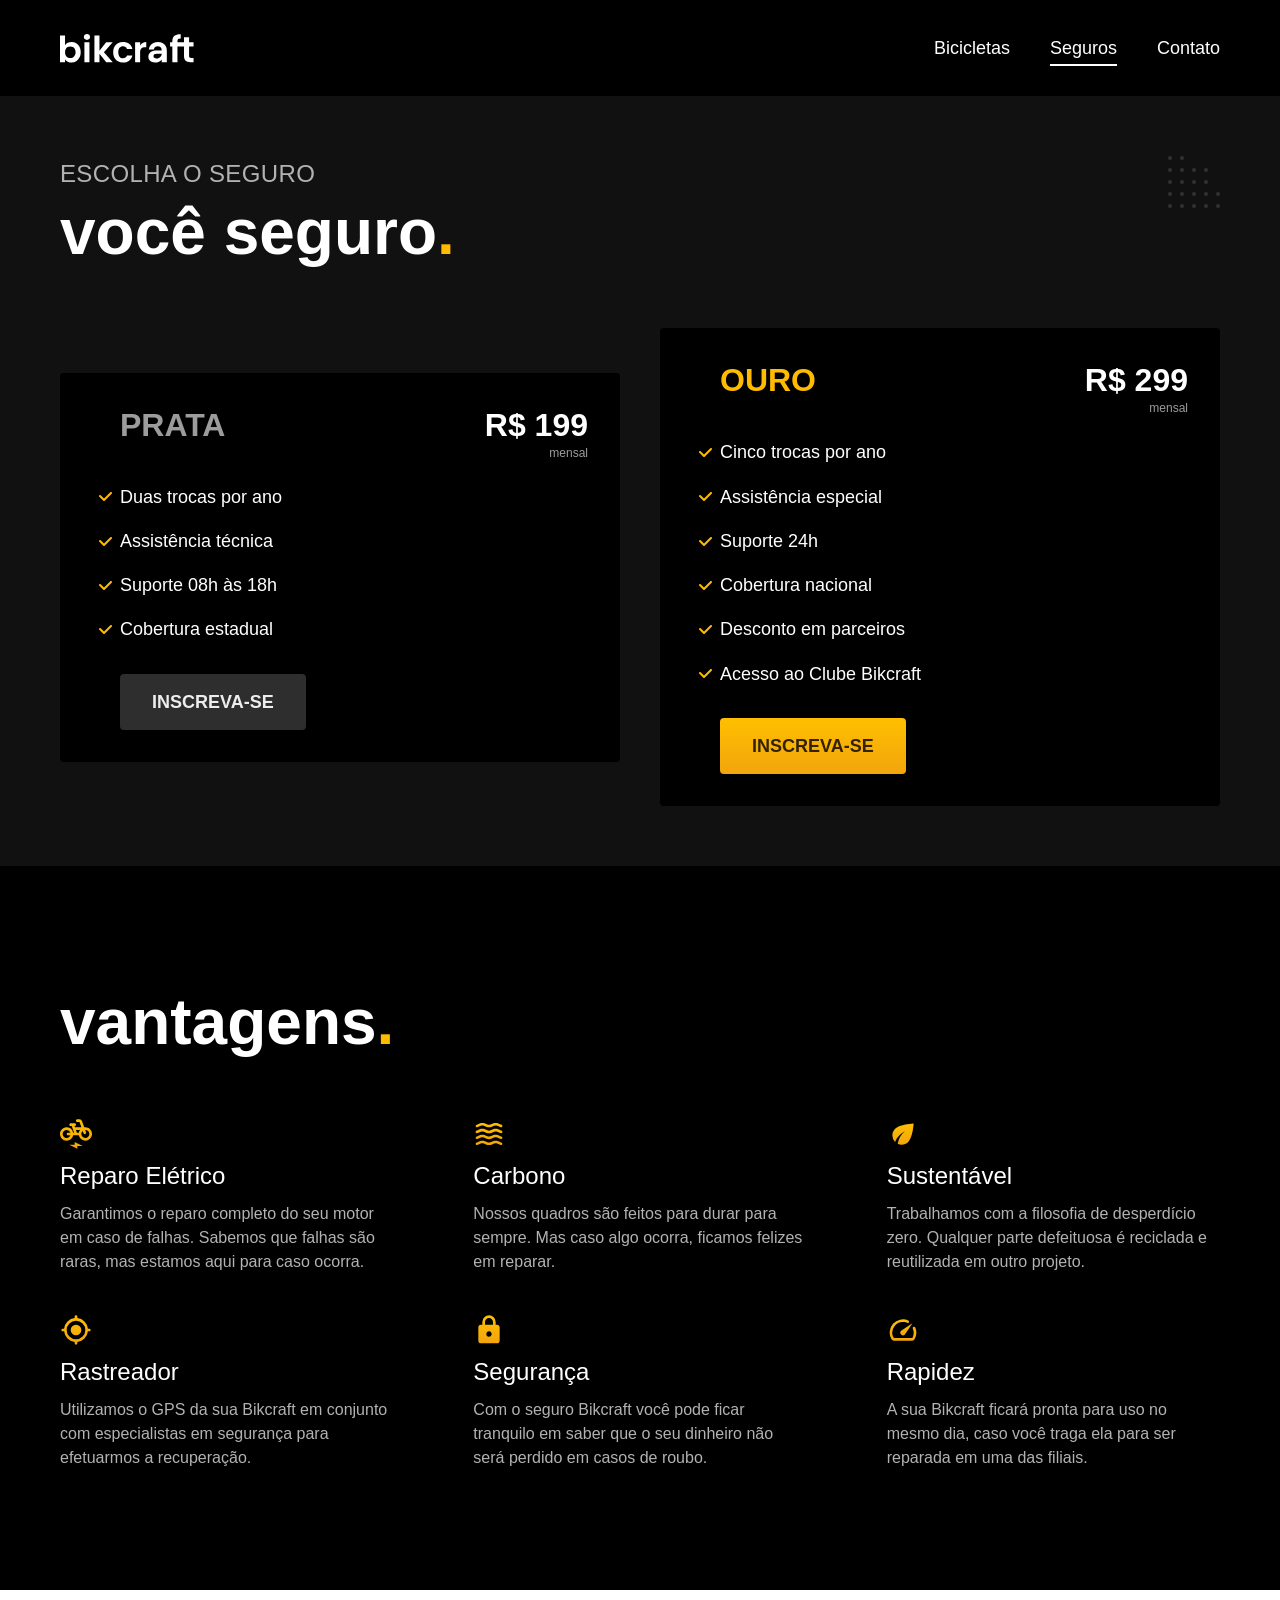
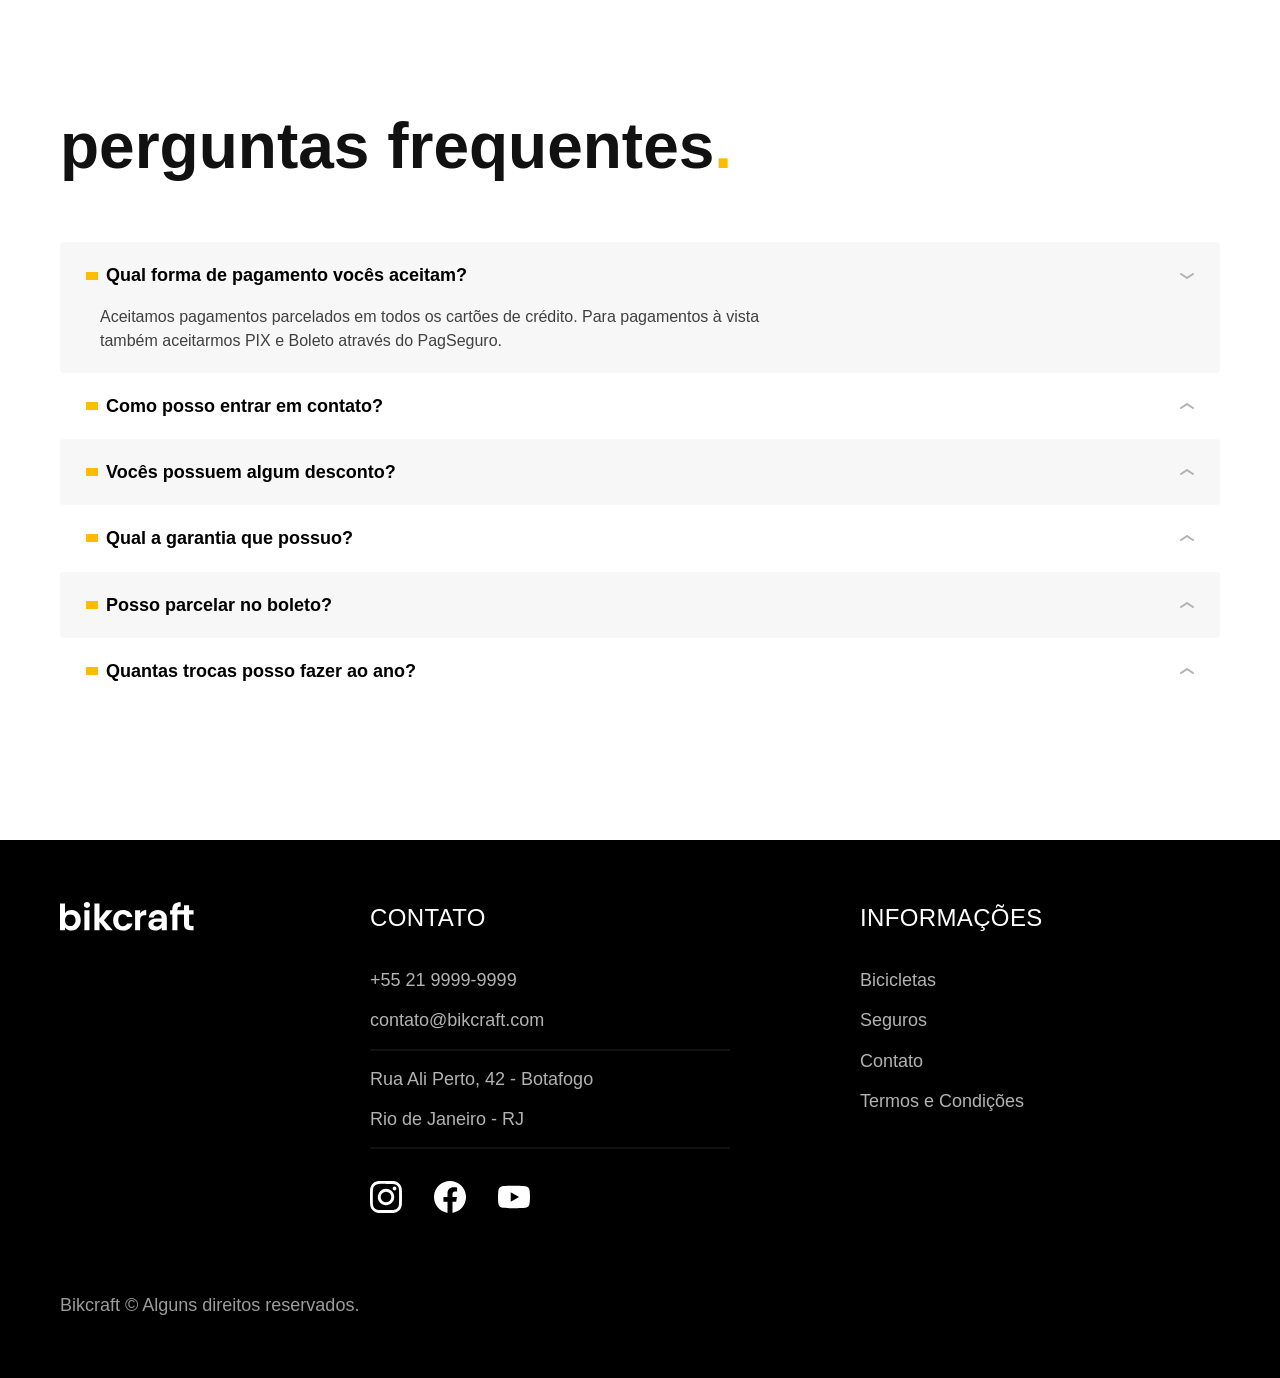
<file: seguros.html>
<!doctype html>
<html lang="pt-br">
  <head>
    <meta charset="UTF-8" />
    <meta name="viewport" content="width=device-width, initial-scale=1.0" />

    <title>Seguros | Bikcraft</title>
    <meta name="description" content="Seguros." />

    <link rel="shortcut icon" href="img/favicon.svg" type="image/x-icon" />
    <link rel="preload" href="./css/style.css" as="style" />
    <link rel="stylesheet" href="./css/style.css" />
    <script>
      document.documentElement.classList.add("js");
    </script>
  </head>

  <body id="seguros">
    <header class="header-bg">
      <div class="header container">
        <a href="./">
          <img src="./img/bikcraft.svg" alt="Bikcraft" />
        </a>

        <nav aria-label="primaria">
          <ul class="header-menu font-1-m cor-0">
            <li><a href="./bicicletas.html">Bicicletas</a></li>
            <li><a href="./seguros.html">Seguros</a></li>
            <li><a href="./contato.html">Contato</a></li>
          </ul>
        </nav>
      </div>
    </header>

    <main class="seguros-bg">
      <div class="titulo-bg">
        <div class="titulo container">
          <p class="font-2-l-b cor-5">Escolha o seguro</p>
          <h1 class="font-1-xxl cor-0">
            você seguro<span class="cor-p1">.</span>
          </h1>
        </div>
      </div>

      <div data-anime="200" class="seguros container fadeInLeft">
        <div class="seguros-item">
          <h3 class="font-1-xl cor-6">PRATA</h3>
          <span class="font-1-xl cor-0"
            >R$ 199 <span class="font-1-xs cor-6">mensal</span></span
          >
          <ul class="font-2-m cor-0">
            <li>Duas trocas por ano</li>
            <li>Assistência técnica</li>
            <li>Suporte 08h às 18h</li>
            <li>Cobertura estadual</li>
          </ul>
          <a
            class="botao secundario"
            href="./orcamento.html?tipo=seguro&produto=prata"
            >Inscreva-se</a
          >
        </div>

        <div data-anime="400" class="seguros-item fadeInRight">
          <h3 class="font-1-xl cor-p1">OURO</h3>
          <span class="font-1-xl cor-0"
            >R$ 299 <span class="font-1-xs cor-6">mensal</span></span
          >
          <ul class="font-2-m cor-0">
            <li>Cinco trocas por ano</li>
            <li>Assistência especial</li>
            <li>Suporte 24h</li>
            <li>Cobertura nacional</li>
            <li>Desconto em parceiros</li>
            <li>Acesso ao Clube Bikcraft</li>
          </ul>
          <a class="botao" href="./orcamento.html?tipo=seguro&produto=ouro"
            >Inscreva-se</a
          >
        </div>
      </div>
    </main>

    <article class="vantagens-bg">
      <div class="vantagens container">
        <h2 class="font-1-xxl cor-0">vantagens<span class="cor-p1">.</span></h2>
        <ul>
          <li>
            <img src="./img/icones/eletrica.svg" alt="" />
            <h3 class="font-1-l cor-0">Reparo Elétrico</h3>
            <p class="font-2-s cor-5">
              Garantimos o reparo completo do seu motor em caso de falhas.
              Sabemos que falhas são raras, mas estamos aqui para caso ocorra.
            </p>
          </li>
          <li>
            <img src="./img/icones/carbono.svg" alt="" />
            <h3 class="font-1-l cor-0">Carbono</h3>
            <p class="font-2-s cor-5">
              Nossos quadros são feitos para durar para sempre. Mas caso algo
              ocorra, ficamos felizes em reparar.
            </p>
          </li>
          <li>
            <img src="./img/icones/sustentavel.svg" alt="" />
            <h3 class="font-1-l cor-0">Sustentável</h3>
            <p class="font-2-s cor-5">
              Trabalhamos com a filosofia de desperdício zero. Qualquer parte
              defeituosa é reciclada e reutilizada em outro projeto.
            </p>
          </li>
          <li>
            <img src="./img/icones/rastreador.svg" alt="" />
            <h3 class="font-1-l cor-0">Rastreador</h3>
            <p class="font-2-s cor-5">
              Utilizamos o GPS da sua Bikcraft em conjunto com especialistas em
              segurança para efetuarmos a recuperação.
            </p>
          </li>
          <li>
            <img src="./img/icones/seguro.svg" alt="" />
            <h3 class="font-1-l cor-0">Segurança</h3>
            <p class="font-2-s cor-5">
              Com o seguro Bikcraft você pode ficar tranquilo em saber que o seu
              dinheiro não será perdido em casos de roubo.
            </p>
          </li>
          <li>
            <img src="./img/icones/velocidade.svg" alt="" />
            <h3 class="font-1-l cor-0">Rapidez</h3>
            <p class="font-2-s cor-5">
              A sua Bikcraft ficará pronta para uso no mesmo dia, caso você
              traga ela para ser reparada em uma das filiais.
            </p>
          </li>
        </ul>
      </div>
    </article>

    <article class="perguntas container">
      <h2 class="font-1-xxl">
        perguntas frequentes<span class="cor-p1">.</span>
      </h2>

      <dl>
        <div>
          <dt>
            <button
              class="font-1-m-b"
              aria-controls="pergunta1"
              aria-expanded="true"
            >
              Qual forma de pagamento vocês aceitam?
            </button>
          </dt>
          <dd id="pergunta1" class="font-2-s cor-9 ativa">
            Aceitamos pagamentos parcelados em todos os cartões de crédito. Para
            pagamentos à vista também aceitarmos PIX e Boleto através do
            PagSeguro.
          </dd>
        </div>
        <div>
          <dt>
            <button
              class="font-1-m-b"
              aria-controls="pergunta2"
              aria-expanded="false"
            >
              Como posso entrar em contato?
            </button>
          </dt>
          <dd id="pergunta2" class="font-2-s cor-9">
            Aceitamos pagamentos parcelados em todos os cartões de crédito. Para
            pagamentos à vista também aceitarmos PIX e Boleto através do
            PagSeguro.
          </dd>
        </div>
        <div>
          <dt>
            <button
              class="font-1-m-b"
              aria-controls="pergunta3"
              aria-expanded="false"
            >
              Vocês possuem algum desconto?
            </button>
          </dt>
          <dd id="pergunta3" class="font-2-s cor-9">
            Aceitamos pagamentos parcelados em todos os cartões de crédito. Para
            pagamentos à vista também aceitarmos PIX e Boleto através do
            PagSeguro.
          </dd>
        </div>
        <div>
          <dt>
            <button
              class="font-1-m-b"
              aria-controls="pergunta4"
              aria-expanded="false"
            >
              Qual a garantia que possuo?
            </button>
          </dt>
          <dd id="pergunta4" class="font-2-s cor-9">
            Aceitamos pagamentos parcelados em todos os cartões de crédito. Para
            pagamentos à vista também aceitarmos PIX e Boleto através do
            PagSeguro.
          </dd>
        </div>
        <div>
          <dt>
            <button
              class="font-1-m-b"
              aria-controls="pergunta5"
              aria-expanded="false"
            >
              Posso parcelar no boleto?
            </button>
          </dt>
          <dd id="pergunta5" class="font-2-s cor-9">
            Aceitamos pagamentos parcelados em todos os cartões de crédito. Para
            pagamentos à vista também aceitarmos PIX e Boleto através do
            PagSeguro.
          </dd>
        </div>
        <div>
          <dt>
            <button
              class="font-1-m-b"
              aria-controls="pergunta6"
              aria-expanded="false"
            >
              Quantas trocas posso fazer ao ano?
            </button>
          </dt>
          <dd id="pergunta6" class="font-2-s cor-9">
            Aceitamos pagamentos parcelados em todos os cartões de crédito. Para
            pagamentos à vista também aceitarmos PIX e Boleto através do
            PagSeguro.
          </dd>
        </div>
      </dl>
    </article>

    <footer class="footer-bg">
      <div class="footer container">
        <img src="./img/bikcraft.svg" alt="Bikcraft" />
        <div class="footer-contato">
          <h3 class="font-2-l-b cor-0">Contato</h3>
          <ul class="font-2-m cor-5">
            <li><a href="tel:+552199999999">+55 21 9999-9999</a></li>
            <li>
              <a href="mailto:contato@bikcraft.com">contato@bikcraft.com</a>
            </li>
            <li>Rua Ali Perto, 42 - Botafogo</li>
            <li>Rio de Janeiro - RJ</li>
          </ul>
          <div class="footer-redes">
            <a href="./">
              <img src="./img/redes/instagram.svg" alt="Instagram" />
            </a>
            <a href="./">
              <img src="./img/redes/facebook.svg" alt="Facebook" />
            </a>
            <a href="./">
              <img src="./img/redes/youtube.svg" alt="Youtube" />
            </a>
          </div>
        </div>
        <div class="footer-informacoes">
          <h3 class="font-2-l-b cor-0">Informações</h3>
          <nav>
            <ul class="font-1-m cor-5">
              <li><a href="./bicicletas.html">Bicicletas</a></li>
              <li><a href="./seguros.html">Seguros</a></li>
              <li><a href="./contato.html">Contato</a></li>
              <li><a href="./termos.html">Termos e Condições</a></li>
            </ul>
          </nav>
        </div>
        <p class="footer-copy font-2-m cor-6">
          Bikcraft © Alguns direitos reservados.
        </p>
      </div>
    </footer>
    <script src="./js/simple-anime.js"></script>
    <script src="./js/script.js"></script>
  </body>
</html>
</file>
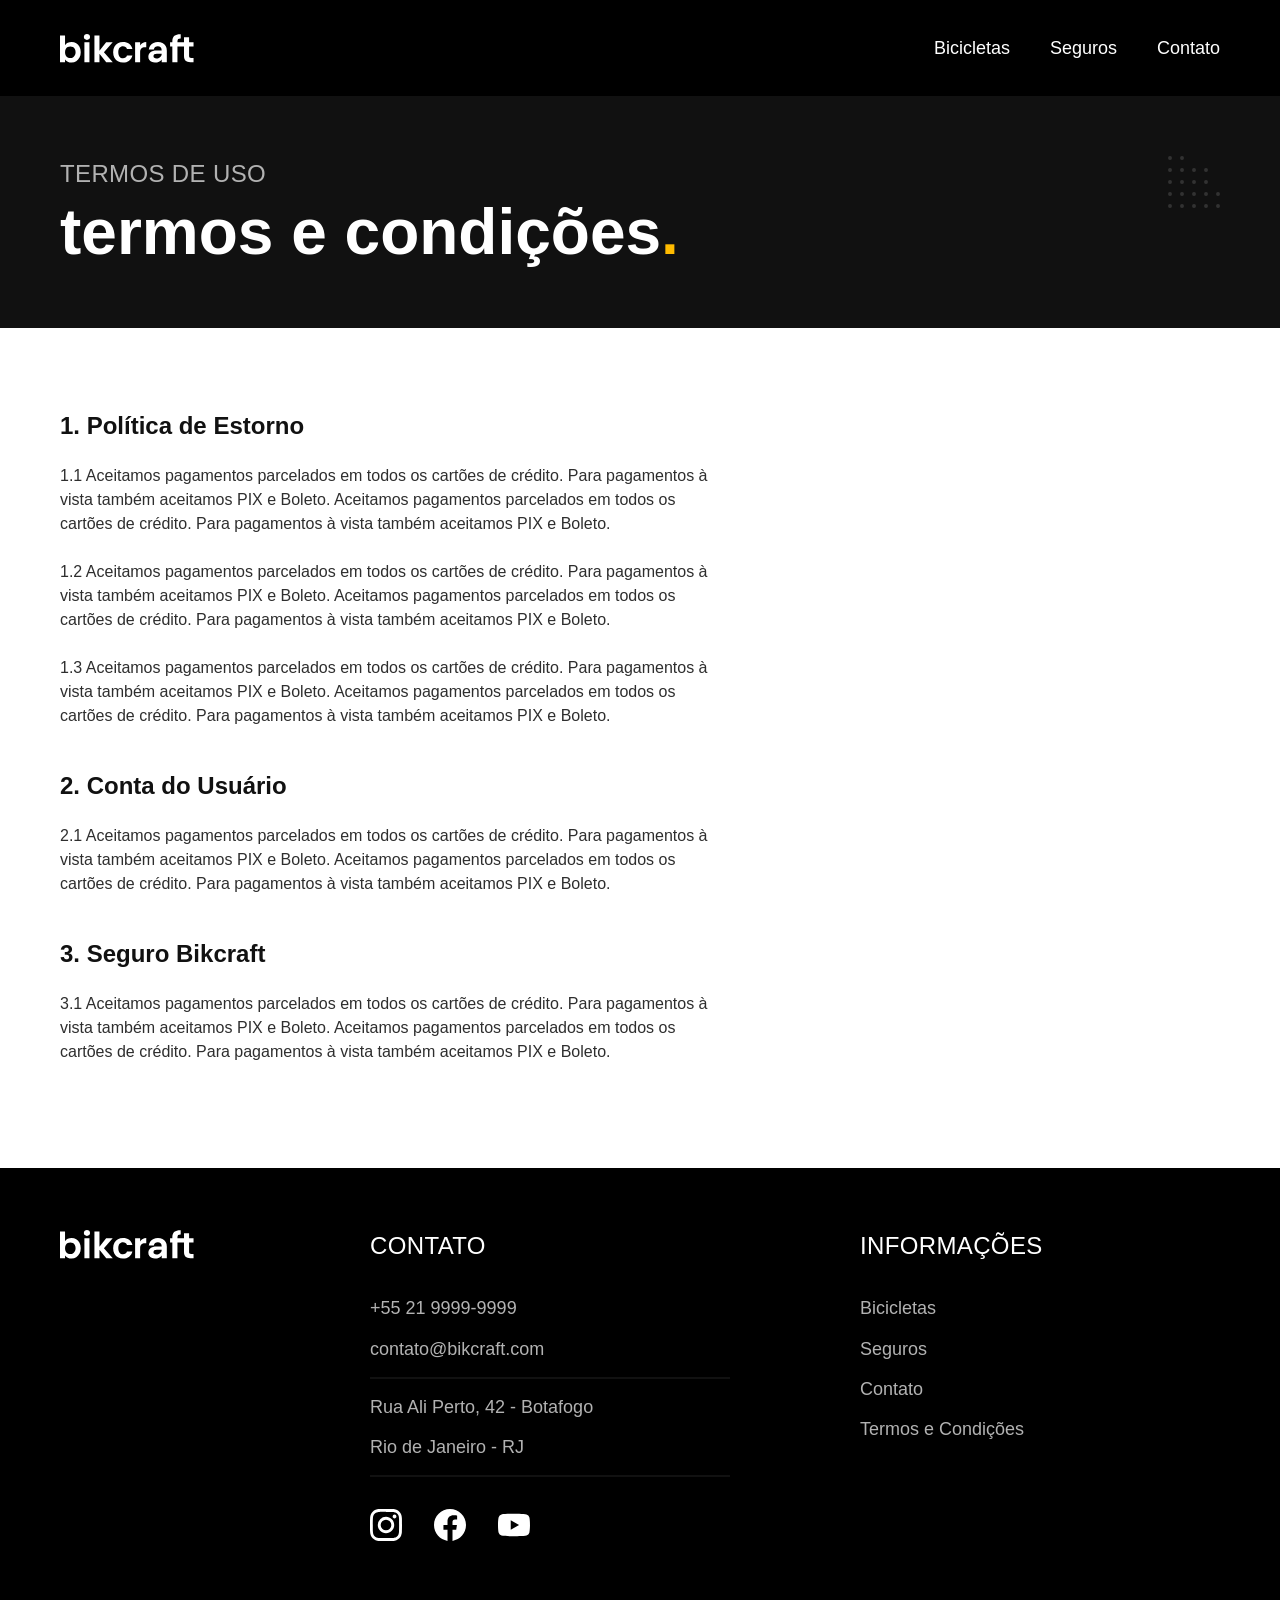
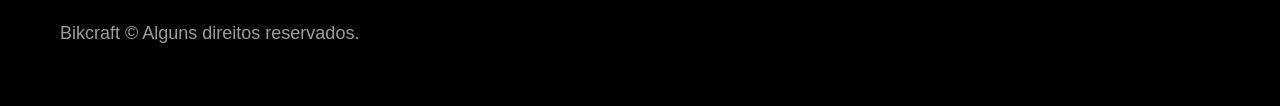
<file: termos.html>
<!doctype html>
<html lang="pt-br">
  <head>
    <meta charset="UTF-8" />
    <meta name="viewport" content="width=device-width, initial-scale=1.0" />

    <title>Termos e Condições | Bikcraft</title>
    <meta name="description" content="Termos e condições." />

    <link rel="shortcut icon" href="img/favicon.svg" type="image/x-icon" />
    <link rel="preload" href="./css/style.css" as="style" />
    <link rel="stylesheet" href="./css/style.css" />
    <script>
      document.documentElement.classList.add("js");
    </script>
  </head>

  <body id="termos">
    <header class="header-bg">
      <div class="header container">
        <a href="./">
          <img src="./img/bikcraft.svg" alt="Bikcraft" />
        </a>

        <nav aria-label="primaria">
          <ul class="header-menu font-1-m cor-0">
            <li><a href="./bicicletas.html">Bicicletas</a></li>
            <li><a href="./seguros.html">Seguros</a></li>
            <li><a href="./contato.html">Contato</a></li>
          </ul>
        </nav>
      </div>
    </header>

    <main>
      <div class="titulo-bg">
        <div class="titulo container">
          <p class="font-2-l-b cor-5">Termos de uso</p>
          <h1 class="font-1-xxl cor-0">
            termos e condições<span class="cor-p1">.</span>
          </h1>
        </div>
      </div>

      <div class="termos font-2-s cor-10 container">
        <h2 class="font-1-l cor-11">1. Política de Estorno</h2>
        <p>
          1.1 Aceitamos pagamentos parcelados em todos os cartões de crédito.
          Para pagamentos à vista também aceitamos PIX e Boleto. Aceitamos
          pagamentos parcelados em todos os cartões de crédito. Para pagamentos
          à vista também aceitamos PIX e Boleto.
        </p>
        <p>
          1.2 Aceitamos pagamentos parcelados em todos os cartões de crédito.
          Para pagamentos à vista também aceitamos PIX e Boleto. Aceitamos
          pagamentos parcelados em todos os cartões de crédito. Para pagamentos
          à vista também aceitamos PIX e Boleto.
        </p>
        <p>
          1.3 Aceitamos pagamentos parcelados em todos os cartões de crédito.
          Para pagamentos à vista também aceitamos PIX e Boleto. Aceitamos
          pagamentos parcelados em todos os cartões de crédito. Para pagamentos
          à vista também aceitamos PIX e Boleto.
        </p>
        <h2 class="font-1-l cor-11">2. Conta do Usuário</h2>
        <p>
          2.1 Aceitamos pagamentos parcelados em todos os cartões de crédito.
          Para pagamentos à vista também aceitamos PIX e Boleto. Aceitamos
          pagamentos parcelados em todos os cartões de crédito. Para pagamentos
          à vista também aceitamos PIX e Boleto.
        </p>
        <h2 class="font-1-l cor-11">3. Seguro Bikcraft</h2>
        <p>
          3.1 Aceitamos pagamentos parcelados em todos os cartões de crédito.
          Para pagamentos à vista também aceitamos PIX e Boleto. Aceitamos
          pagamentos parcelados em todos os cartões de crédito. Para pagamentos
          à vista também aceitamos PIX e Boleto.
        </p>
      </div>
    </main>

    <footer class="footer-bg">
      <div class="footer container">
        <img src="./img/bikcraft.svg" alt="Bikcraft" />
        <div class="footer-contato">
          <h3 class="font-2-l-b cor-0">Contato</h3>
          <ul class="font-2-m cor-5">
            <li><a href="tel:+552199999999">+55 21 9999-9999</a></li>
            <li>
              <a href="mailto:contato@bikcraft.com">contato@bikcraft.com</a>
            </li>
            <li>Rua Ali Perto, 42 - Botafogo</li>
            <li>Rio de Janeiro - RJ</li>
          </ul>
          <div class="footer-redes">
            <a href="./">
              <img src="./img/redes/instagram.svg" alt="Instagram" />
            </a>
            <a href="./">
              <img src="./img/redes/facebook.svg" alt="Facebook" />
            </a>
            <a href="./">
              <img src="./img/redes/youtube.svg" alt="Youtube" />
            </a>
          </div>
        </div>
        <div class="footer-informacoes">
          <h3 class="font-2-l-b cor-0">Informações</h3>
          <nav>
            <ul class="font-1-m cor-5">
              <li><a href="./bicicletas.html">Bicicletas</a></li>
              <li><a href="./seguros.html">Seguros</a></li>
              <li><a href="./contato.html">Contato</a></li>
              <li><a href="./termos.html">Termos e Condições</a></li>
            </ul>
          </nav>
        </div>
        <p class="footer-copy font-2-m cor-6">
          Bikcraft © Alguns direitos reservados.
        </p>
      </div>
    </footer>
    <script src="./js/script.js"></script>
  </body>
</html>
</file>
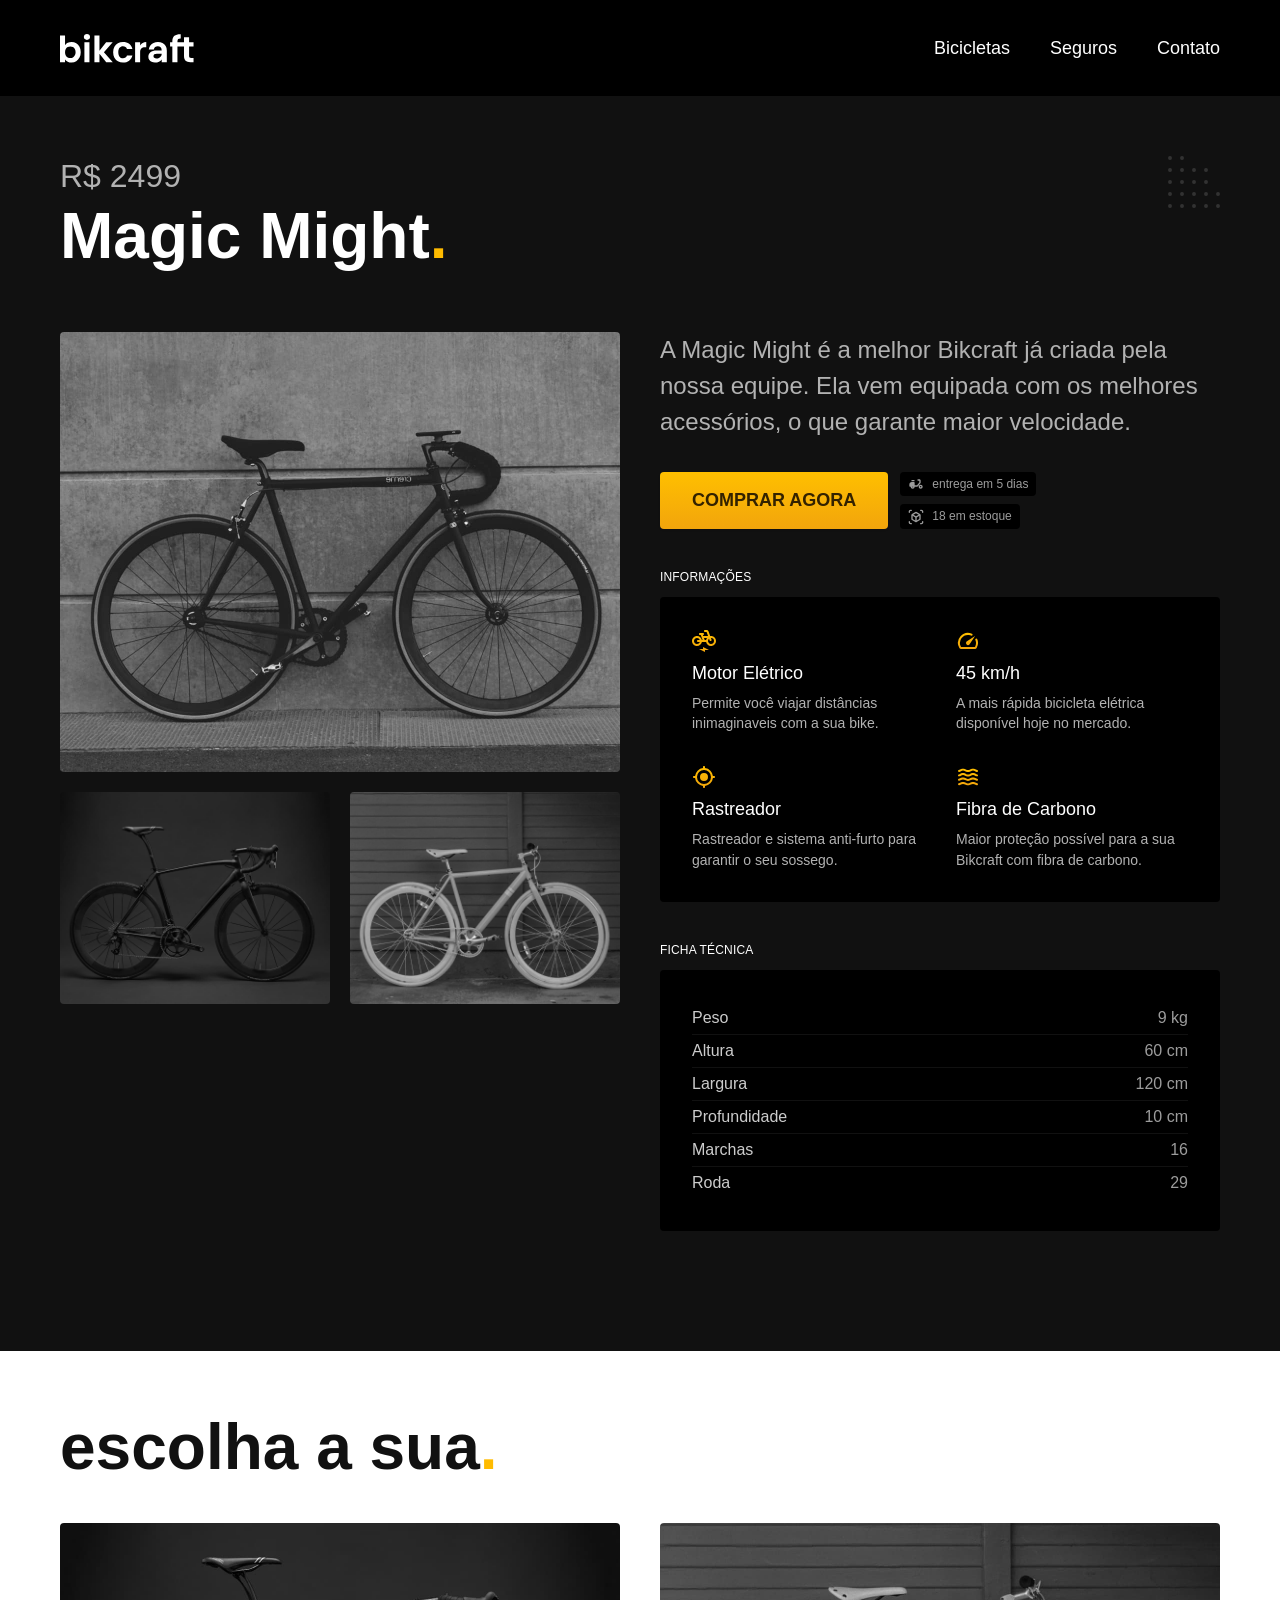
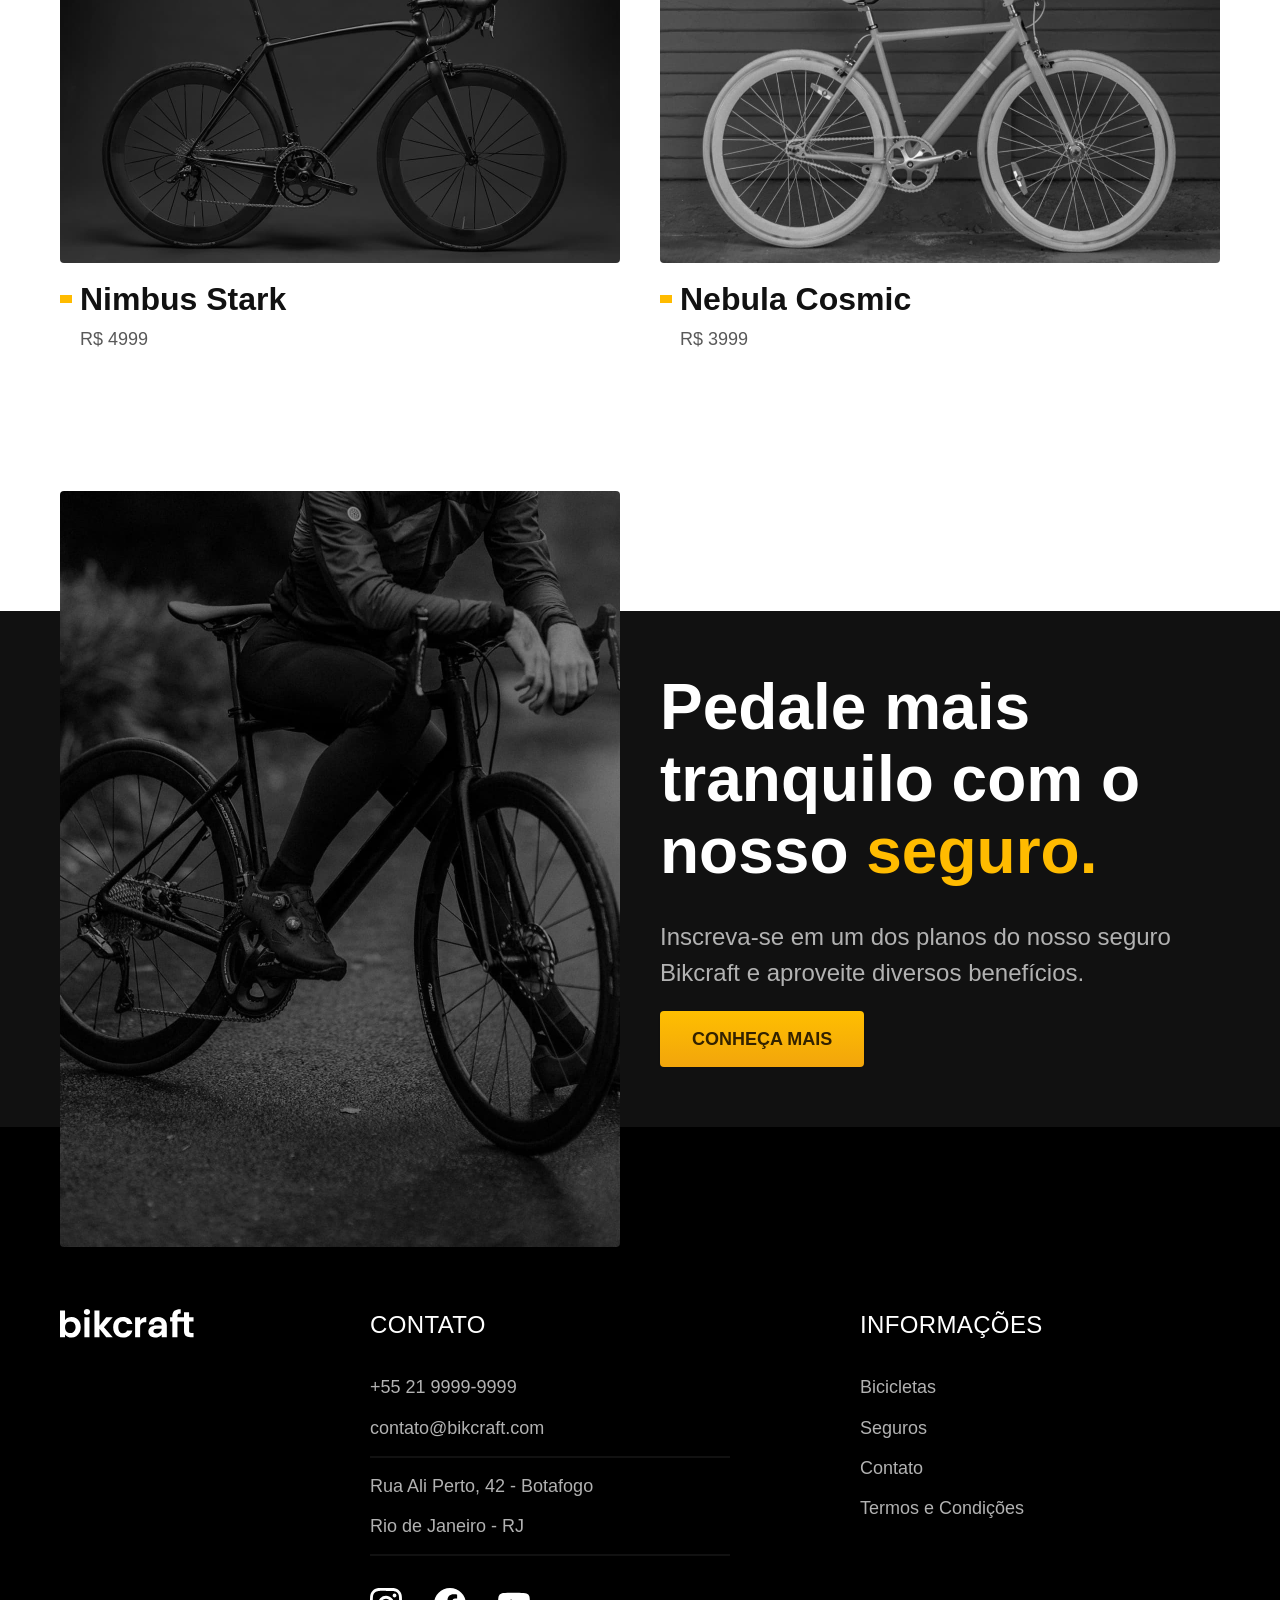
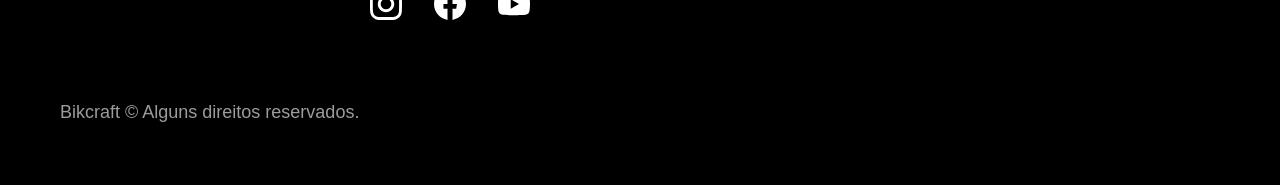
<file: bicicletas/magic.html>
<!doctype html>
<html lang="pt-br">
  <head>
    <meta charset="UTF-8" />
    <meta name="viewport" content="width=device-width, initial-scale=1.0" />

    <title>Magic | Bikcraft</title>
    <meta name="description" content="Magic." />
    <link rel="shortcut icon" href="../img/favicon.svg" type="image/x-icon" />
    <link rel="preload" href="../css/style.css" as="style" />
    <link rel="stylesheet" href="../css/style.css" />
    <script>
      document.documentElement.classList.add("js");
    </script>
  </head>

  <body id="bicicleta">
    <header class="header-bg">
      <div class="header container">
        <a href="../">
          <img src="../img/bikcraft.svg" alt="Bikcraft" />
        </a>

        <nav aria-label="primaria">
          <ul class="header-menu font-1-m cor-0">
            <li><a href="../bicicletas.html">Bicicletas</a></li>
            <li><a href="../seguros.html">Seguros</a></li>
            <li><a href="../contato.html">Contato</a></li>
          </ul>
        </nav>
      </div>
    </header>

    <main class="titulo-bg">
      <div>
        <div class="titulo container">
          <p class="font-2-xl cor-5">R$ 2499</p>
          <h1 class="font-1-xxl cor-0">
            Magic Might<span class="cor-p1">.</span>
          </h1>
        </div>
      </div>
      <div class="bicicleta container">
        <div class="bicicleta-imagens">
          <img src="../img/bicicleta/nimbus2.jpg" alt="Bicicleta 1" />
          <img src="../img/bicicleta/nimbus1.jpg" alt="Bicicleta 2" />
          <img src="../img/bicicleta/nimbus3.jpg" alt="Bicicleta 3" />
        </div>
        <div class="bicicleta-conteudo">
          <p class="font-2-l cor-5">
            A Magic Might é a melhor Bikcraft já criada pela nossa equipe. Ela
            vem equipada com os melhores acessórios, o que garante maior
            velocidade.
          </p>
          <div class="bicicleta-comprar">
            <a
              class="botao"
              href="../orcamento.html?tipo=bikcraft&produto=magic"
              >Comprar Agora</a
            >
            <span class="font-1-xs cor-6"
              ><img src="../img/icones/entrega.svg" alt="" /> entrega em 5
              dias</span
            >
            <span class="font-1-xs cor-6"
              ><img src="../img/icones/estoque.svg" alt="" /> 18 em
              estoque</span
            >
          </div>

          <h2 class="font-1-xs cor-0">Informações</h2>
          <ul class="bicicleta-informacoes">
            <li>
              <img src="../img/icones/eletrica.svg" alt="" />
              <h3 class="font-1-m cor-0">Motor Elétrico</h3>
              <p class="font-2-xs cor-5">
                Permite você viajar distâncias inimaginaveis com a sua bike.
              </p>
            </li>
            <li>
              <img src="../img/icones/velocidade.svg" alt="" />
              <h3 class="font-1-m cor-0">45 km/h</h3>
              <p class="font-2-xs cor-5">
                A mais rápida bicicleta elétrica disponível hoje no mercado.
              </p>
            </li>
            <li>
              <img src="../img/icones/rastreador.svg" alt="" />
              <h3 class="font-1-m cor-0">Rastreador</h3>
              <p class="font-2-xs cor-5">
                Rastreador e sistema anti-furto para garantir o seu sossego.
              </p>
            </li>
            <li>
              <img src="../img/icones/carbono.svg" alt="" />
              <h3 class="font-1-m cor-0">Fibra de Carbono</h3>
              <p class="font-2-xs cor-5">
                Maior proteção possível para a sua Bikcraft com fibra de
                carbono.
              </p>
            </li>
          </ul>
          <h2 class="font-1-xs cor-0">Ficha Técnica</h2>
          <ul class="bicicleta-ficha font-2-s cor-4">
            <li>Peso <span>9 kg</span></li>
            <li>Altura <span>60 cm</span></li>
            <li>Largura <span>120 cm</span></li>
            <li>Profundidade <span>10 cm</span></li>
            <li>Marchas <span>16</span></li>
            <li>Roda <span>29</span></li>
          </ul>
        </div>
      </div>
    </main>

    <article class="bicicletas-lista container">
      <h2 class="font-1-xxl">escolha a sua<span class="cor-p1">.</span></h2>

      <ul>
        <li>
          <a href="./nimbus.html">
            <img src="../img/bicicletas/nimbus.jpg" alt="Bicicleta preta" />
            <h3 class="font-1-xl">Nimbus Stark</h3>
            <span class="font-2-m cor-8">R$ 4999</span>
          </a>
        </li>
        <li>
          <a href="./nebula.html">
            <img src="../img/bicicletas/nebula.jpg" alt="Bicicleta preta" />
            <h3 class="font-1-xl">Nebula Cosmic</h3>
            <span class="font-2-m cor-8">R$ 3999</span>
          </a>
        </li>
      </ul>
    </article>

    <article class="seguro-bg">
      <div class="seguro container">
        <div class="seguro-imagem">
          <img
            src="../img/fotos/seguros.jpg"
            alt="Pessoa parada em cima de uma bicicleta."
          />
        </div>
        <div class="seguro-conteudo">
          <h2 class="font-1-xxl cor-0">
            Pedale mais tranquilo com o nosso
            <span class="cor-p1">seguro.</span>
          </h2>
          <p class="font-2-l cor-5">
            Inscreva-se em um dos planos do nosso seguro Bikcraft e aproveite
            diversos benefícios.
          </p>
          <a class="botao" href="../seguros.html">Conheça Mais</a>
        </div>
      </div>
    </article>

    <footer class="footer-bg">
      <div class="footer container">
        <img src="../img/bikcraft.svg" alt="Bikcraft" />
        <div class="footer-contato">
          <h3 class="font-2-l-b cor-0">Contato</h3>
          <ul class="font-2-m cor-5">
            <li><a href="tel:+552199999999">+55 21 9999-9999</a></li>
            <li>
              <a href="mailto:contato@bikcraft.com">contato@bikcraft.com</a>
            </li>
            <li>Rua Ali Perto, 42 - Botafogo</li>
            <li>Rio de Janeiro - RJ</li>
          </ul>
          <div class="footer-redes">
            <a href="../">
              <img src="../img/redes/instagram.svg" alt="Instagram" />
            </a>
            <a href="../">
              <img src="../img/redes/facebook.svg" alt="Facebook" />
            </a>
            <a href="../">
              <img src="../img/redes/youtube.svg" alt="Youtube" />
            </a>
          </div>
        </div>
        <div class="footer-informacoes">
          <h3 class="font-2-l-b cor-0">Informações</h3>
          <nav>
            <ul class="font-1-m cor-5">
              <li><a href="../bicicletas.html">Bicicletas</a></li>
              <li><a href="../seguros.html">Seguros</a></li>
              <li><a href="../contato.html">Contato</a></li>
              <li><a href="../termos.html">Termos e Condições</a></li>
            </ul>
          </nav>
        </div>
        <p class="footer-copy font-2-m cor-6">
          Bikcraft © Alguns direitos reservados.
        </p>
      </div>
    </footer>
    <script src="../js/script.js"></script>
  </body>
</html>
</file>
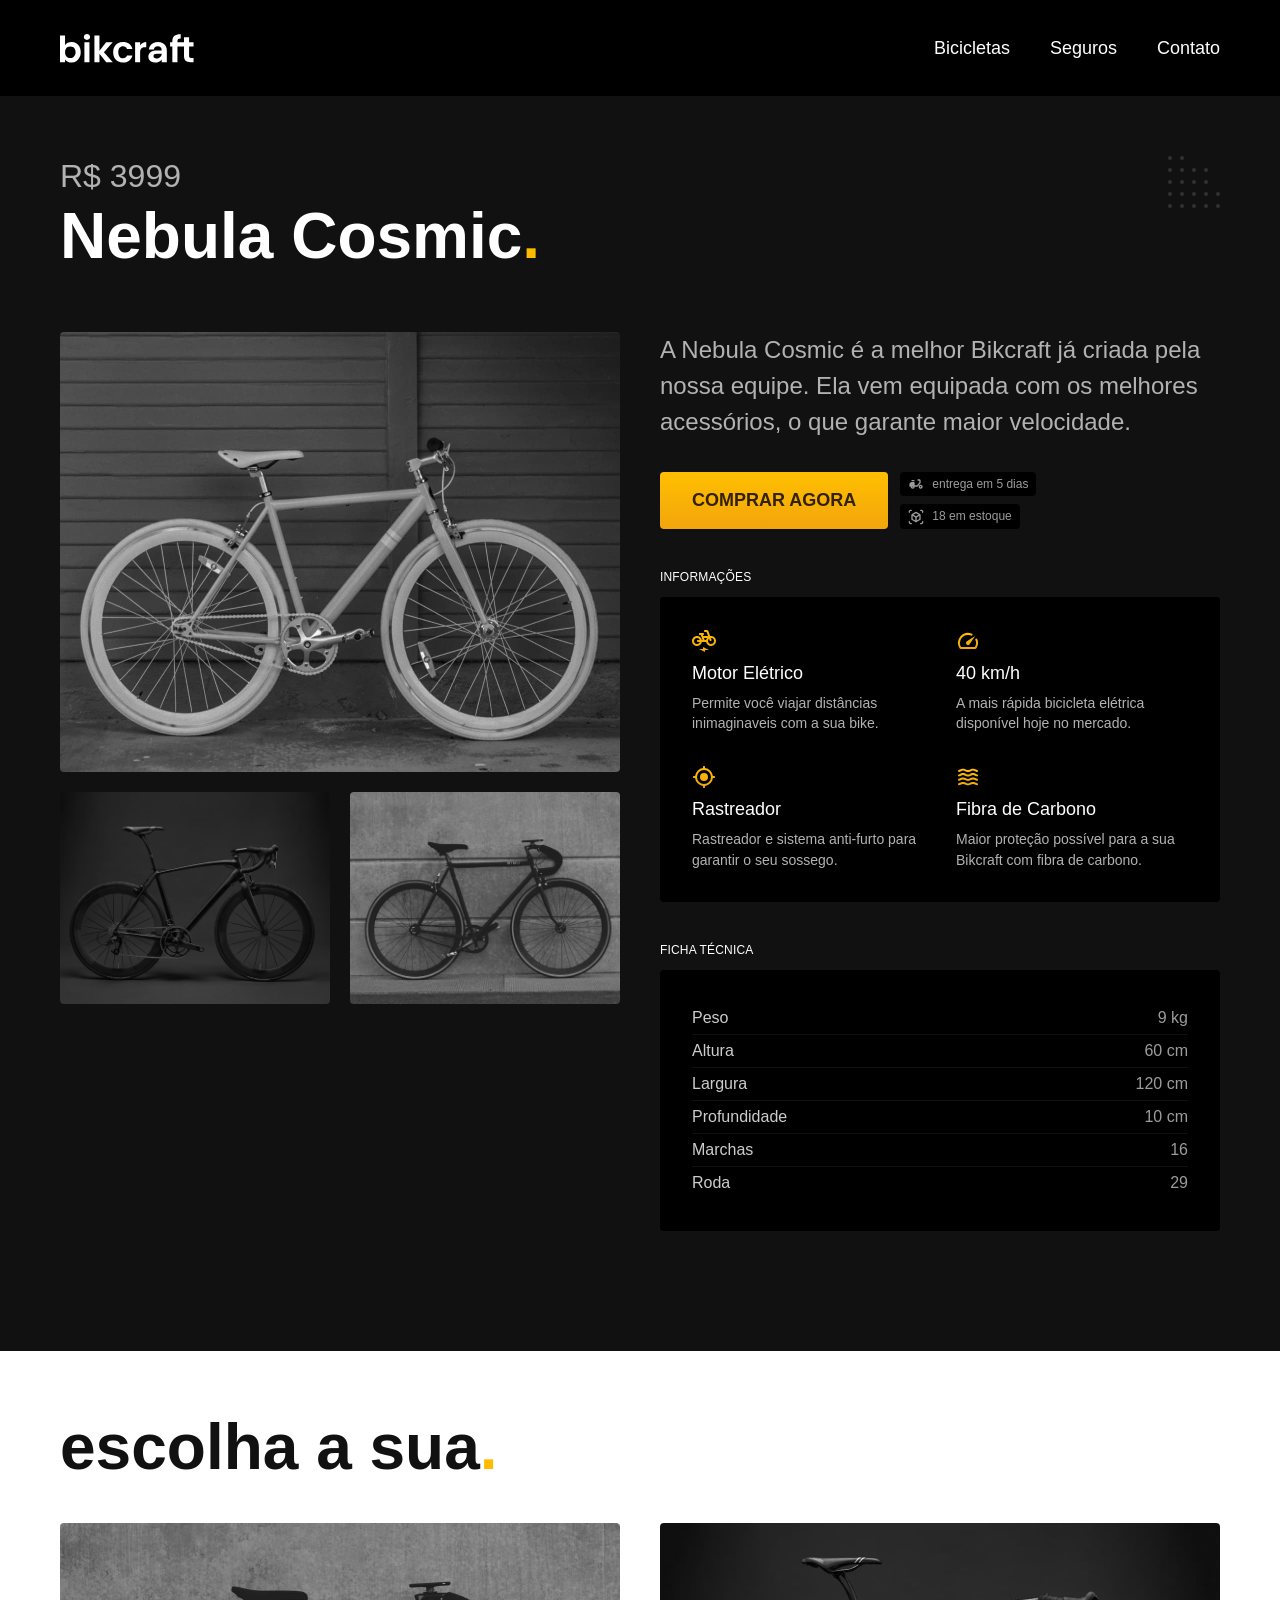
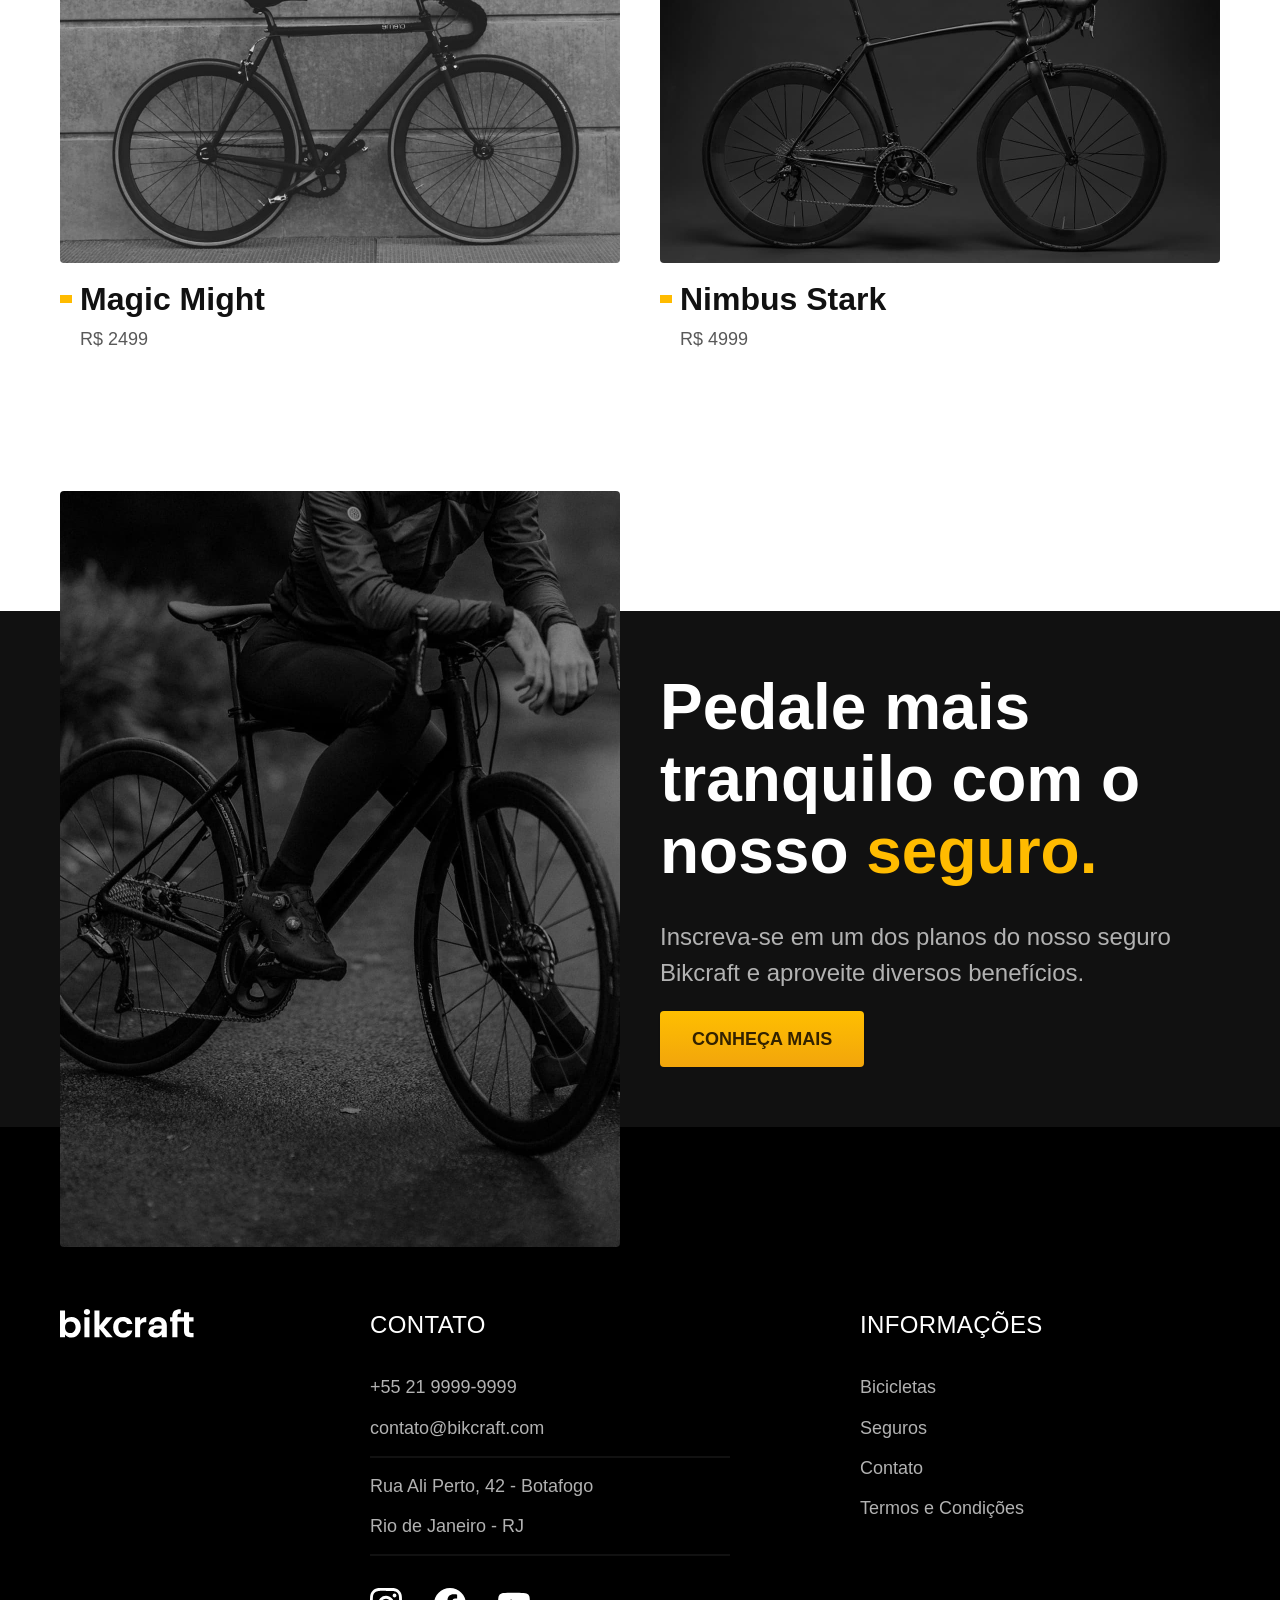
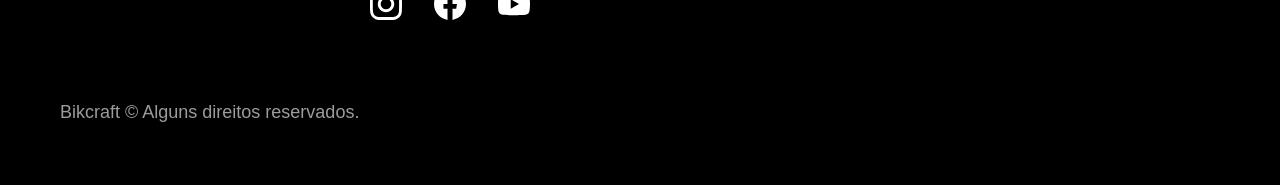
<file: bicicletas/nebula.html>
<!doctype html>
<html lang="pt-br">
  <head>
    <meta charset="UTF-8" />
    <meta name="viewport" content="width=device-width, initial-scale=1.0" />

    <title>Nebula | Bikcraft</title>
    <meta name="description" content="Nebula." />
    <link rel="shortcut icon" href="../img/favicon.svg" type="image/x-icon" />
    <link rel="preload" href="../css/style.css" as="style" />
    <link rel="stylesheet" href="../css/style.css" />
    <script>
      document.documentElement.classList.add("js");
    </script>
  </head>

  <body id="bicicleta">
    <header class="header-bg">
      <div class="header container">
        <a href="../">
          <img src="../img/bikcraft.svg" alt="Bikcraft" />
        </a>

        <nav aria-label="primaria">
          <ul class="header-menu font-1-m cor-0">
            <li><a href="../bicicletas.html">Bicicletas</a></li>
            <li><a href="../seguros.html">Seguros</a></li>
            <li><a href="../contato.html">Contato</a></li>
          </ul>
        </nav>
      </div>
    </header>

    <main class="titulo-bg">
      <div>
        <div class="titulo container">
          <p class="font-2-xl cor-5">R$ 3999</p>
          <h1 class="font-1-xxl cor-0">
            Nebula Cosmic<span class="cor-p1">.</span>
          </h1>
        </div>
      </div>
      <div class="bicicleta container">
        <div class="bicicleta-imagens">
          <img src="../img/bicicleta/nimbus3.jpg" alt="Bicicleta 1" />
          <img src="../img/bicicleta/nimbus1.jpg" alt="Bicicleta 2" />
          <img src="../img/bicicleta/nimbus2.jpg" alt="Bicicleta 3" />
        </div>
        <div class="bicicleta-conteudo">
          <p class="font-2-l cor-5">
            A Nebula Cosmic é a melhor Bikcraft já criada pela nossa equipe. Ela
            vem equipada com os melhores acessórios, o que garante maior
            velocidade.
          </p>
          <div class="bicicleta-comprar">
            <a
              class="botao"
              href="../orcamento.html?tipo=bikcraft&produto=nebula"
              >Comprar Agora</a
            >
            <span class="font-1-xs cor-6"
              ><img src="../img/icones/entrega.svg" alt="" /> entrega em 5
              dias</span
            >
            <span class="font-1-xs cor-6"
              ><img src="../img/icones/estoque.svg" alt="" /> 18 em
              estoque</span
            >
          </div>

          <h2 class="font-1-xs cor-0">Informações</h2>
          <ul class="bicicleta-informacoes">
            <li>
              <img src="../img/icones/eletrica.svg" alt="" />
              <h3 class="font-1-m cor-0">Motor Elétrico</h3>
              <p class="font-2-xs cor-5">
                Permite você viajar distâncias inimaginaveis com a sua bike.
              </p>
            </li>
            <li>
              <img src="../img/icones/velocidade.svg" alt="" />
              <h3 class="font-1-m cor-0">40 km/h</h3>
              <p class="font-2-xs cor-5">
                A mais rápida bicicleta elétrica disponível hoje no mercado.
              </p>
            </li>
            <li>
              <img src="../img/icones/rastreador.svg" alt="" />
              <h3 class="font-1-m cor-0">Rastreador</h3>
              <p class="font-2-xs cor-5">
                Rastreador e sistema anti-furto para garantir o seu sossego.
              </p>
            </li>
            <li>
              <img src="../img/icones/carbono.svg" alt="" />
              <h3 class="font-1-m cor-0">Fibra de Carbono</h3>
              <p class="font-2-xs cor-5">
                Maior proteção possível para a sua Bikcraft com fibra de
                carbono.
              </p>
            </li>
          </ul>
          <h2 class="font-1-xs cor-0">Ficha Técnica</h2>
          <ul class="bicicleta-ficha font-2-s cor-4">
            <li>Peso <span>9 kg</span></li>
            <li>Altura <span>60 cm</span></li>
            <li>Largura <span>120 cm</span></li>
            <li>Profundidade <span>10 cm</span></li>
            <li>Marchas <span>16</span></li>
            <li>Roda <span>29</span></li>
          </ul>
        </div>
      </div>
    </main>

    <article class="bicicletas-lista container">
      <h2 class="font-1-xxl">escolha a sua<span class="cor-p1">.</span></h2>

      <ul>
        <li>
          <a href="./magic.html">
            <img src="../img/bicicletas/magic.jpg" alt="Bicicleta preta" />
            <h3 class="font-1-xl">Magic Might</h3>
            <span class="font-2-m cor-8">R$ 2499</span>
          </a>
        </li>
        <li>
          <a href="./nimbus.html">
            <img src="../img/bicicletas/nimbus.jpg" alt="Bicicleta preta" />
            <h3 class="font-1-xl">Nimbus Stark</h3>
            <span class="font-2-m cor-8">R$ 4999</span>
          </a>
        </li>
      </ul>
    </article>

    <article class="seguro-bg">
      <div class="seguro container">
        <div class="seguro-imagem">
          <img
            src="../img/fotos/seguros.jpg"
            alt="Pessoa parada em cima de uma bicicleta."
          />
        </div>
        <div class="seguro-conteudo">
          <h2 class="font-1-xxl cor-0">
            Pedale mais tranquilo com o nosso
            <span class="cor-p1">seguro.</span>
          </h2>
          <p class="font-2-l cor-5">
            Inscreva-se em um dos planos do nosso seguro Bikcraft e aproveite
            diversos benefícios.
          </p>
          <a class="botao" href="../seguros.html">Conheça Mais</a>
        </div>
      </div>
    </article>

    <footer class="footer-bg">
      <div class="footer container">
        <img src="../img/bikcraft.svg" alt="Bikcraft" />
        <div class="footer-contato">
          <h3 class="font-2-l-b cor-0">Contato</h3>
          <ul class="font-2-m cor-5">
            <li><a href="tel:+552199999999">+55 21 9999-9999</a></li>
            <li>
              <a href="mailto:contato@bikcraft.com">contato@bikcraft.com</a>
            </li>
            <li>Rua Ali Perto, 42 - Botafogo</li>
            <li>Rio de Janeiro - RJ</li>
          </ul>
          <div class="footer-redes">
            <a href="../">
              <img src="../img/redes/instagram.svg" alt="Instagram" />
            </a>
            <a href="../">
              <img src="../img/redes/facebook.svg" alt="Facebook" />
            </a>
            <a href="../">
              <img src="../img/redes/youtube.svg" alt="Youtube" />
            </a>
          </div>
        </div>
        <div class="footer-informacoes">
          <h3 class="font-2-l-b cor-0">Informações</h3>
          <nav>
            <ul class="font-1-m cor-5">
              <li><a href="../bicicletas.html">Bicicletas</a></li>
              <li><a href="../seguros.html">Seguros</a></li>
              <li><a href="../contato.html">Contato</a></li>
              <li><a href="../termos.html">Termos e Condições</a></li>
            </ul>
          </nav>
        </div>
        <p class="footer-copy font-2-m cor-6">
          Bikcraft © Alguns direitos reservados.
        </p>
      </div>
    </footer>
    <script src="../js/script.js"></script>
  </body>
</html>
</file>
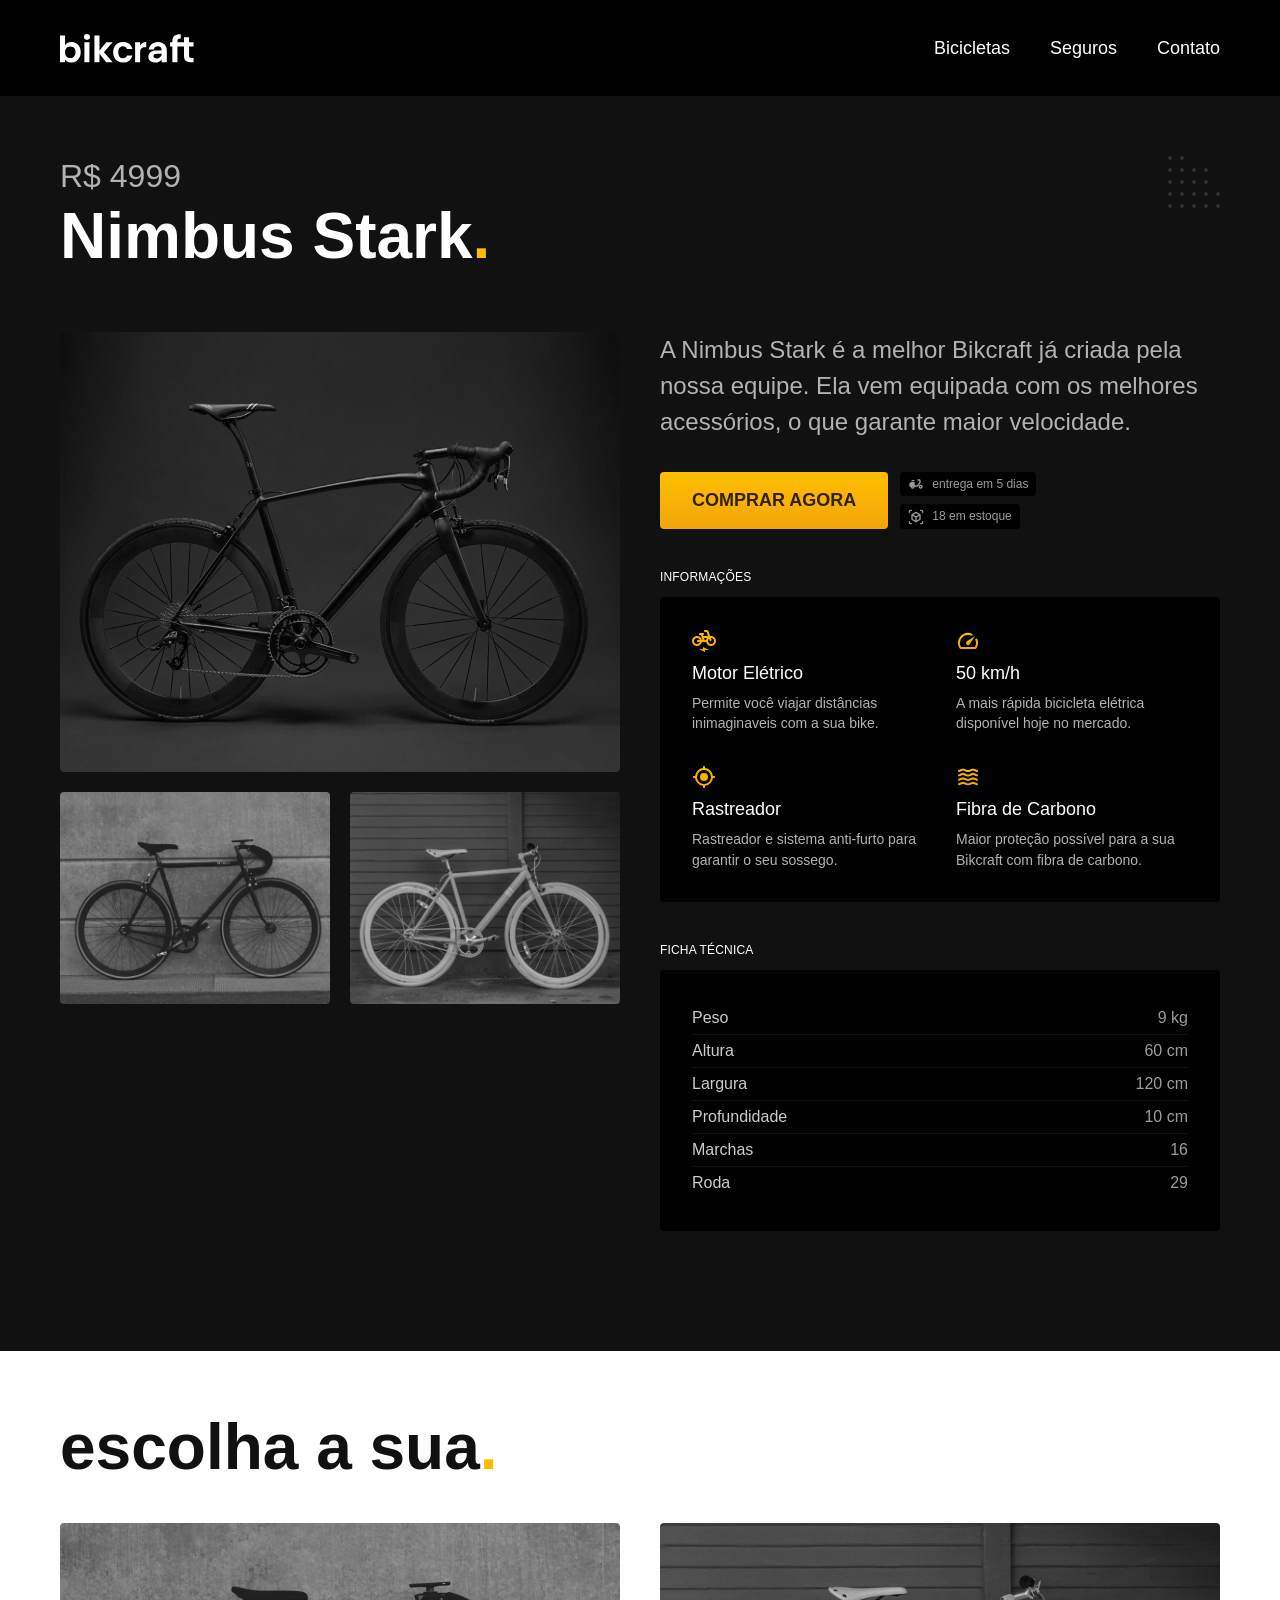
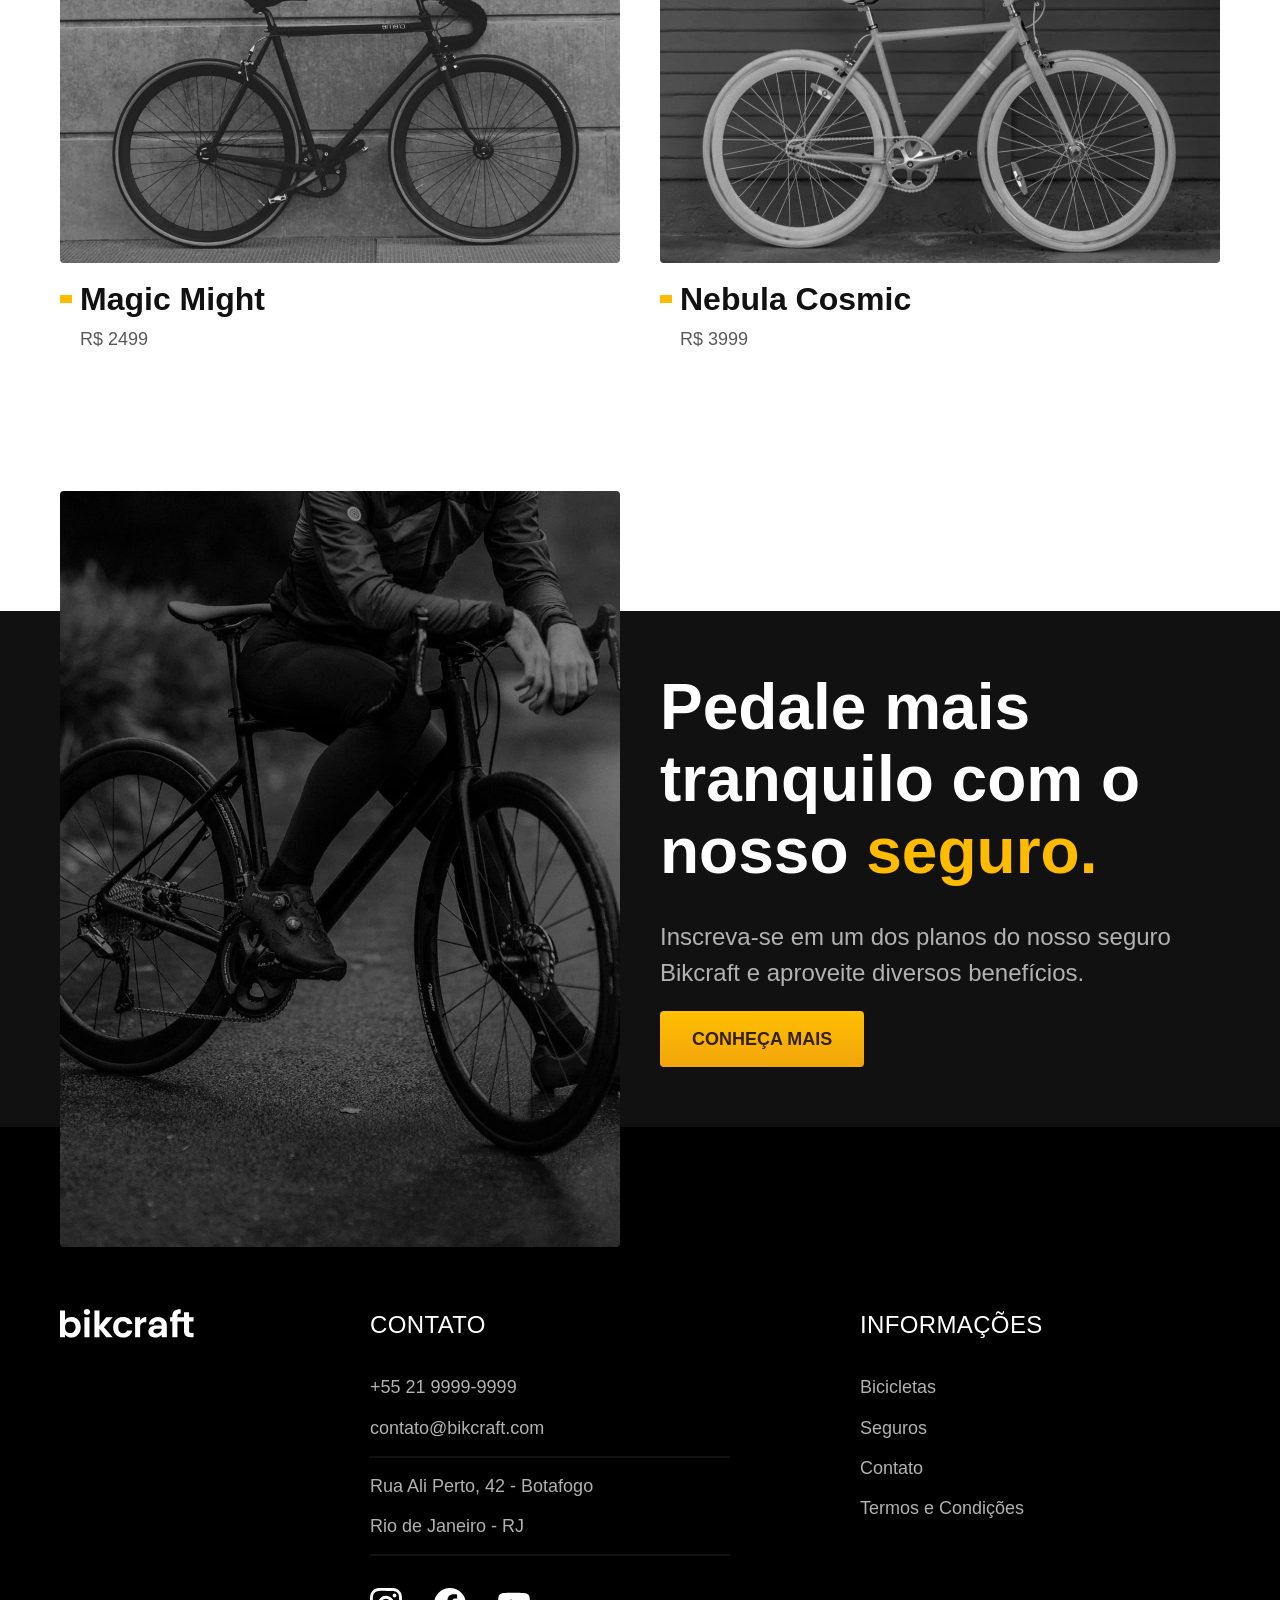
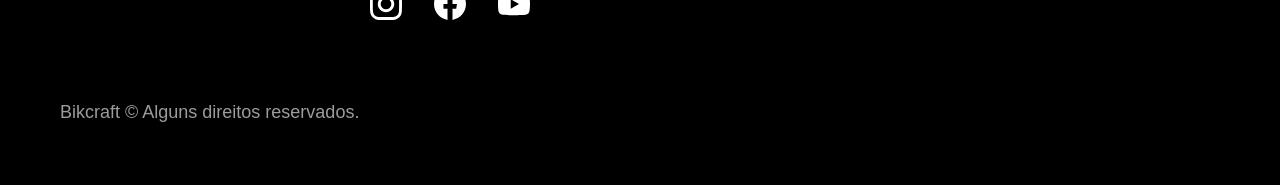
<file: bicicletas/nimbus.html>
<!doctype html>
<html lang="pt-br">
  <head>
    <meta charset="UTF-8" />
    <meta name="viewport" content="width=device-width, initial-scale=1.0" />

    <title>Nimbus | Bikcraft</title>
    <meta name="description" content="Nimbus." />

    <link rel="shortcut icon" href="../img/favicon.svg" type="image/x-icon" />
    <link rel="preload" href="../css/style.css" as="style" />
    <link rel="stylesheet" href="../css/style.css" />
    <script>
      document.documentElement.classList.add("js");
    </script>
  </head>

  <body id="bicicleta">
    <header class="header-bg">
      <div class="header container">
        <a href="../">
          <img src="../img/bikcraft.svg" alt="Bikcraft" />
        </a>

        <nav aria-label="primaria">
          <ul class="header-menu font-1-m cor-0">
            <li><a href="../bicicletas.html">Bicicletas</a></li>
            <li><a href="../seguros.html">Seguros</a></li>
            <li><a href="../contato.html">Contato</a></li>
          </ul>
        </nav>
      </div>
    </header>

    <main class="titulo-bg">
      <div>
        <div class="titulo container">
          <p class="font-2-xl cor-5">R$ 4999</p>
          <h1 class="font-1-xxl cor-0">
            Nimbus Stark<span class="cor-p1">.</span>
          </h1>
        </div>
      </div>
      <div class="bicicleta container">
        <div class="bicicleta-imagens">
          <img src="../img/bicicleta/nimbus1.jpg" alt="Bicicleta 1" />
          <img src="../img/bicicleta/nimbus2.jpg" alt="Bicicleta 2" />
          <img src="../img/bicicleta/nimbus3.jpg" alt="Bicicleta 3" />
        </div>
        <div class="bicicleta-conteudo">
          <p class="font-2-l cor-5">
            A Nimbus Stark é a melhor Bikcraft já criada pela nossa equipe. Ela
            vem equipada com os melhores acessórios, o que garante maior
            velocidade.
          </p>
          <div class="bicicleta-comprar">
            <a
              class="botao"
              href="../orcamento.html?tipo=bikcraft&produto=nimbus"
              >Comprar Agora</a
            >
            <span class="font-1-xs cor-6"
              ><img src="../img/icones/entrega.svg" alt="" /> entrega em 5
              dias</span
            >
            <span class="font-1-xs cor-6"
              ><img src="../img/icones/estoque.svg" alt="" /> 18 em
              estoque</span
            >
          </div>

          <h2 class="font-1-xs cor-0">Informações</h2>
          <ul class="bicicleta-informacoes">
            <li>
              <img src="../img/icones/eletrica.svg" alt="" />
              <h3 class="font-1-m cor-0">Motor Elétrico</h3>
              <p class="font-2-xs cor-5">
                Permite você viajar distâncias inimaginaveis com a sua bike.
              </p>
            </li>
            <li>
              <img src="../img/icones/velocidade.svg" alt="" />
              <h3 class="font-1-m cor-0">50 km/h</h3>
              <p class="font-2-xs cor-5">
                A mais rápida bicicleta elétrica disponível hoje no mercado.
              </p>
            </li>
            <li>
              <img src="../img/icones/rastreador.svg" alt="" />
              <h3 class="font-1-m cor-0">Rastreador</h3>
              <p class="font-2-xs cor-5">
                Rastreador e sistema anti-furto para garantir o seu sossego.
              </p>
            </li>
            <li>
              <img src="../img/icones/carbono.svg" alt="" />
              <h3 class="font-1-m cor-0">Fibra de Carbono</h3>
              <p class="font-2-xs cor-5">
                Maior proteção possível para a sua Bikcraft com fibra de
                carbono.
              </p>
            </li>
          </ul>
          <h2 class="font-1-xs cor-0">Ficha Técnica</h2>
          <ul class="bicicleta-ficha font-2-s cor-4">
            <li>Peso <span>9 kg</span></li>
            <li>Altura <span>60 cm</span></li>
            <li>Largura <span>120 cm</span></li>
            <li>Profundidade <span>10 cm</span></li>
            <li>Marchas <span>16</span></li>
            <li>Roda <span>29</span></li>
          </ul>
        </div>
      </div>
    </main>

    <article class="bicicletas-lista container">
      <h2 class="font-1-xxl">escolha a sua<span class="cor-p1">.</span></h2>

      <ul>
        <li>
          <a href="./magic.html">
            <img src="../img/bicicletas/magic.jpg" alt="Bicicleta preta" />
            <h3 class="font-1-xl">Magic Might</h3>
            <span class="font-2-m cor-8">R$ 2499</span>
          </a>
        </li>
        <li>
          <a href="./nebula.html">
            <img src="../img/bicicletas/nebula.jpg" alt="Bicicleta preta" />
            <h3 class="font-1-xl">Nebula Cosmic</h3>
            <span class="font-2-m cor-8">R$ 3999</span>
          </a>
        </li>
      </ul>
    </article>

    <article class="seguro-bg">
      <div class="seguro container">
        <div class="seguro-imagem">
          <img
            src="../img/fotos/seguros.jpg"
            alt="Pessoa parada em cima de uma bicicleta."
          />
        </div>
        <div class="seguro-conteudo">
          <h2 class="font-1-xxl cor-0">
            Pedale mais tranquilo com o nosso
            <span class="cor-p1">seguro.</span>
          </h2>
          <p class="font-2-l cor-5">
            Inscreva-se em um dos planos do nosso seguro Bikcraft e aproveite
            diversos benefícios.
          </p>
          <a class="botao" href="../seguros.html">Conheça Mais</a>
        </div>
      </div>
    </article>

    <footer class="footer-bg">
      <div class="footer container">
        <img src="../img/bikcraft.svg" alt="Bikcraft" />
        <div class="footer-contato">
          <h3 class="font-2-l-b cor-0">Contato</h3>
          <ul class="font-2-m cor-5">
            <li><a href="tel:+552199999999">+55 21 9999-9999</a></li>
            <li>
              <a href="mailto:contato@bikcraft.com">contato@bikcraft.com</a>
            </li>
            <li>Rua Ali Perto, 42 - Botafogo</li>
            <li>Rio de Janeiro - RJ</li>
          </ul>
          <div class="footer-redes">
            <a href="../">
              <img src="../img/redes/instagram.svg" alt="Instagram" />
            </a>
            <a href="../">
              <img src="../img/redes/facebook.svg" alt="Facebook" />
            </a>
            <a href="../">
              <img src="../img/redes/youtube.svg" alt="Youtube" />
            </a>
          </div>
        </div>
        <div class="footer-informacoes">
          <h3 class="font-2-l-b cor-0">Informações</h3>
          <nav>
            <ul class="font-1-m cor-5">
              <li><a href="../bicicletas.html">Bicicletas</a></li>
              <li><a href="../seguros.html">Seguros</a></li>
              <li><a href="../contato.html">Contato</a></li>
              <li><a href="../termos.html">Termos e Condições</a></li>
            </ul>
          </nav>
        </div>
        <p class="footer-copy font-2-m cor-6">
          Bikcraft © Alguns direitos reservados.
        </p>
      </div>
    </footer>
    <script src="../js/script.js"></script>
  </body>
</html>
</file>
<file: css/style.css>
@import "./global/global.css";
@import "./utilidades/tipografia.css";
@import "./utilidades/cores.css";
@import "./utilidades/animacao.css";

@import "./global/header.css";
@import "./global/footer.css";

/* Utilidades */
@import "./utilidades/componentes.css";
@import "./utilidades/formulario.css";

/* Home */
@import "./home/introducao.css";
@import "./home/tecnologia.css";
@import "./home/parceiros.css";
@import "./home/depoimento.css";

/* Bicicletas */
@import "./bicicletas/bicicletas-lista.css";
@import "./bicicletas/bicicletas.css";

/* Bicicleta */
@import "./bicicleta/bicicleta.css";
@import "./bicicleta/seguro.css";

/* Seguros */
@import "./seguros/seguros.css";
@import "./seguros/vantagens.css";
@import "./seguros/perguntas.css";

/* Contato */
@import "./contato/contato.css";
@import "./contato/lojas.css";

/* Contato */
@import "./orcamento/orcamento.css";

/* Termos */
@import "./termos/termos.css";
</file>
